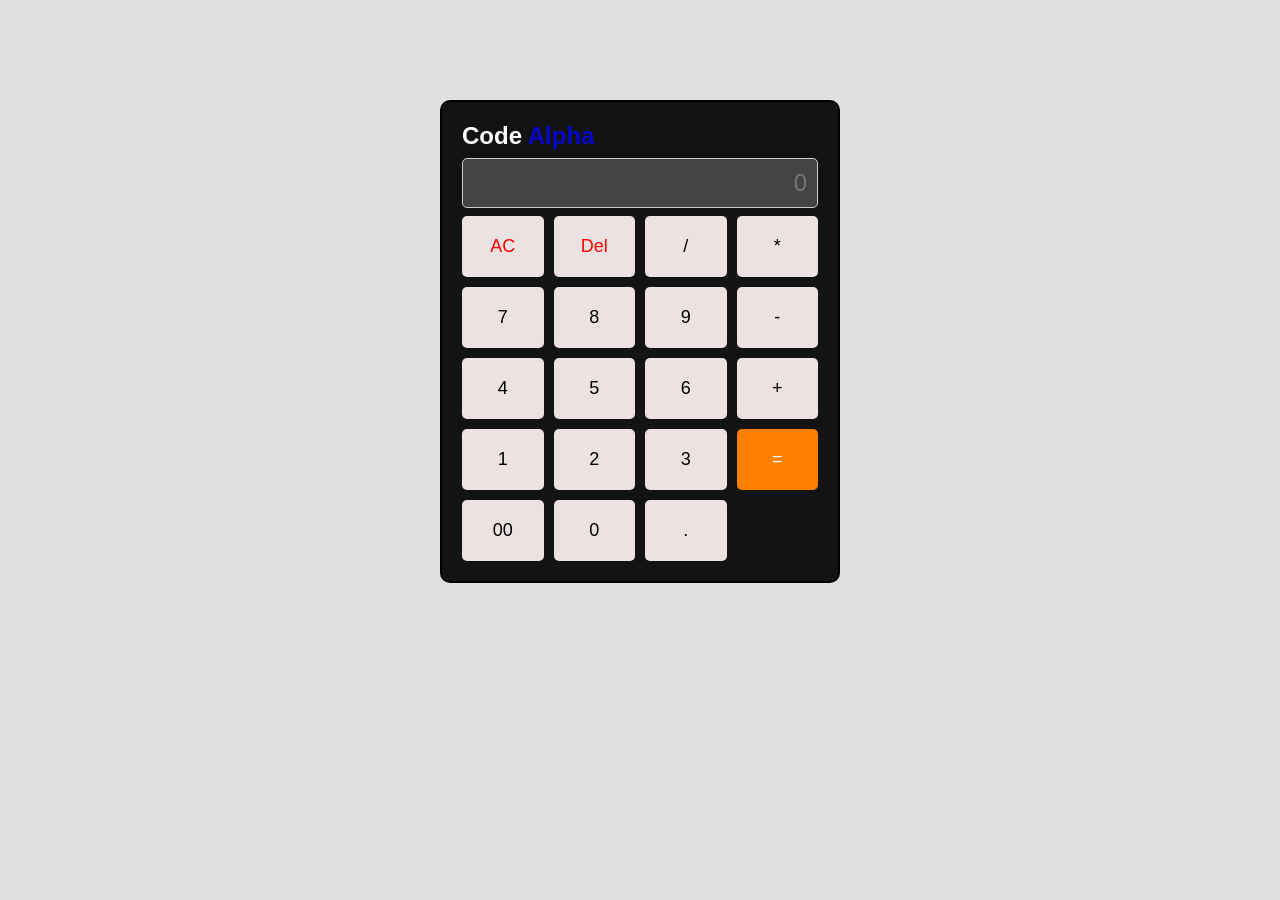
<file: Build a calculator/index.html>
<!DOCTYPE html>
<html lang="en">

<head>
    <meta charset="UTF-8">
    <meta name="viewport" content="width=device-width, initial-scale=1.0">
    <link rel="stylesheet" href="./assets/style.css">
    <script type="module" src="./script.js"></script>
    <title>Calculator</title>
</head>

<body>
    <div class="Calculator">
        <h2>Code<span style="color: #0606d9ee;"> Alpha </span></h2>
        <input type="text" id="display" placeholder="0" readonly>

        <div class="buttons">
            <div class="button">
                <button class="clear-btn" data-action="clear">AC</button>
                <button>7</button>
                <button>4</button>
                <button>1</button>
                <button>00</button>
            </div>
            <div class="button">
                <button class="clear-btn" data-action="delete">Del</button>
                <button>8</button>
                <button>5</button>
                <button>2</button>
                <button>0</button>
            </div>
            <div class="button">
                <button data-operator="/">/</button>
                <button>9</button>
                <button>6</button>
                <button>3</button>
                <button>.</button>
            </div>
            <div class="button">
                <button data-operator="*">*</button>
                <button data-operator="-">-</button>
                <button data-operator="+">+</button>
                <button class="equals-btn" data-action="equals">=</button>
            </div>
        </div>
    </div>
</body>

</html>
</file>
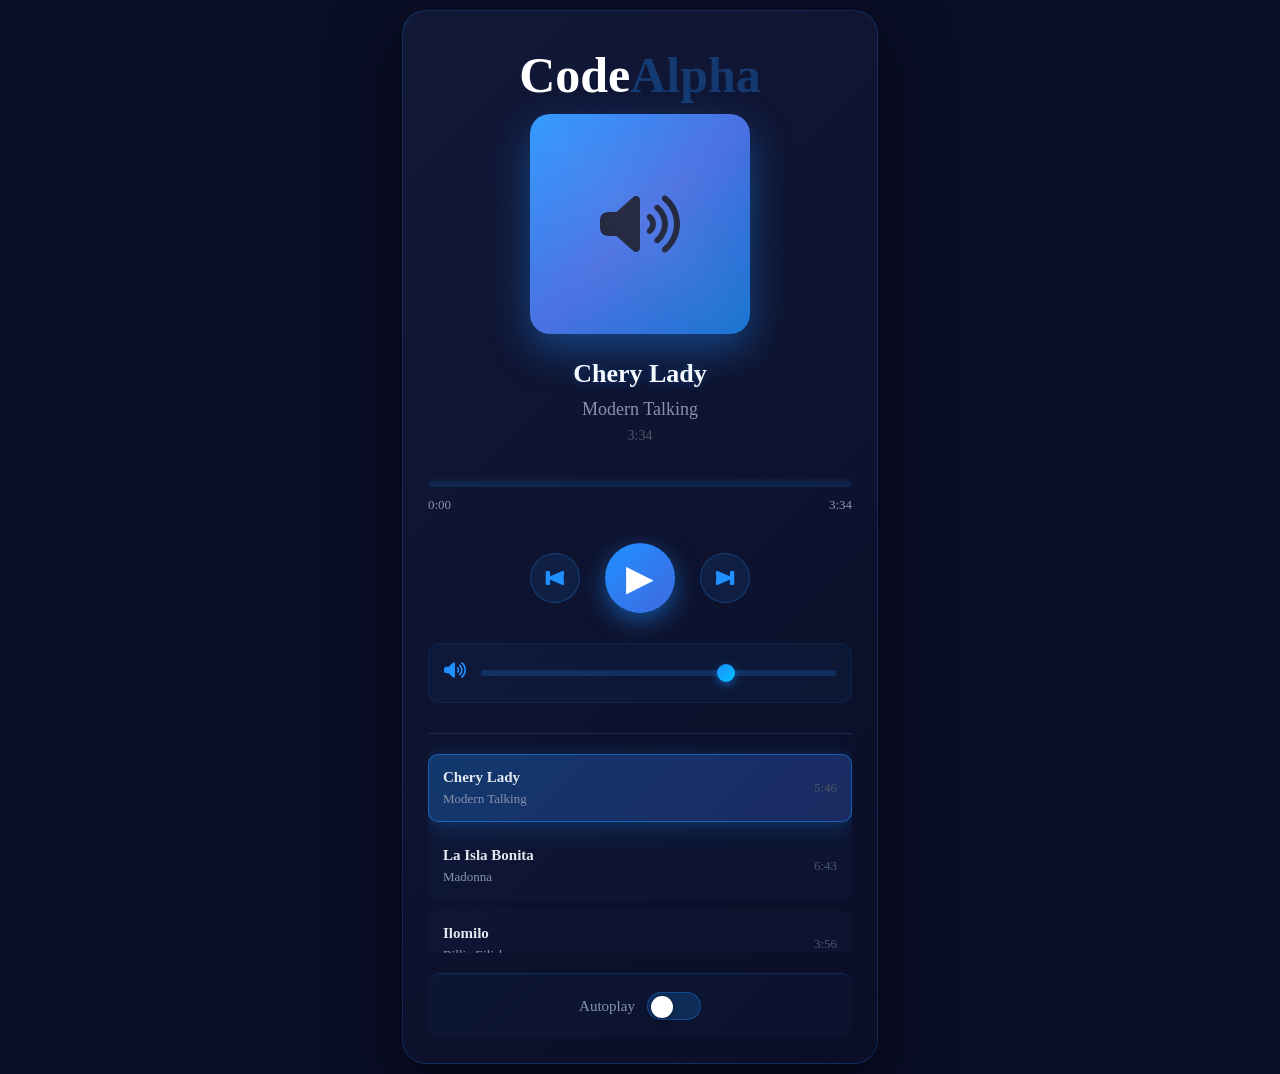
<file: Music Player/index.html>
<!DOCTYPE html>
<html lang="en">

<head>
    <meta charset="UTF-8">
    <meta name="viewport" content="width=device-width, initial-scale=1.0">
    <link rel="stylesheet" href="style.css">
    <title>Music Player</title>
</head>

<body>
    <div class="player-container">
        <h2 style="text-align: center; margin: 10px 0; font-size: 50px;"><span style="color: white;">Code</span><span
                style="color: rgba(30, 144, 255, 0.3);">Alpha
            </span></h2>

        <div class="song-info">
            <div class="album-art">
                <svg stroke="currentColor" fill="currentColor" stroke-width="0" viewBox="0 0 640 512" height="80px"
                    width="80px" xmlns="http://www.w3.org/2000/svg" style="color: #0f142e;">
                    <path
                        d="M533.6 32.5C598.5 85.2 640 165.8 640 256s-41.5 170.7-106.4 223.5c-10.3 8.4-25.4 6.8-33.8-3.5s-6.8-25.4 3.5-33.8C557.5 398.2 592 331.2 592 256s-34.5-142.2-88.7-186.3c-10.3-8.4-11.8-23.5-3.5-33.8s23.5-11.8 33.8-3.5zM473.1 107c43.2 35.2 70.9 88.9 70.9 149s-27.7 113.8-70.9 149c-10.3 8.4-25.4 6.8-33.8-3.5s-6.8-25.4 3.5-33.8C475.3 341.3 496 301.1 496 256s-20.7-85.3-53.2-111.8c-10.3-8.4-11.8-23.5-3.5-33.8s23.5-11.8 33.8-3.5zm-60.5 74.5C434.1 199.1 448 225.9 448 256s-13.9 56.9-35.4 74.5c-10.3 8.4-25.4 6.8-33.8-3.5s-6.8-25.4 3.5-33.8C393.1 284.4 400 271 400 256s-6.9-28.4-17.7-37.3c-10.3-8.4-11.8-23.5-3.5-33.8s23.5-11.8 33.8-3.5zM301.1 34.8C312.6 40 320 51.4 320 64l0 384c0 12.6-7.4 24-18.9 29.2s-25 3.1-34.4-5.3L131.8 352 64 352c-35.3 0-64-28.7-64-64l0-64c0-35.3 28.7-64 64-64l67.8 0L266.7 40.1c9.4-8.4 22.9-10.4 34.4-5.3z">
                    </path>
                </svg>
            </div>
            <div class="song-title" id="songTitle">Chery Lady</div>
            <div class="song-artist" id="songArtist">Modern Talking</div>
            <div class="song-duration" id="songDuration">3:46</div>
        </div>

        <div class="progress-container">
            <div class="progress-bar" id="progressBar">
                <div class="progress" id="progress"></div>
            </div>
            <div class="time-info">
                <span id="currentTime">0:00</span>
                <span id="totalTime">3:45</span>
            </div>
        </div>

        <div class="controls">
            <button class="control-btn" id="prevBtn">
                <svg stroke="currentColor" fill="currentColor" stroke-width="0" viewBox="0 0 512 512" height="1em"
                    width="1em" xmlns="http://www.w3.org/2000/svg">
                    <path
                        d="M427.6 106c15.6.1 27.7 13.8 25.7 29.3-16 124-16 117.4 0 241.4 2.5 19.8-17.4 35-35.8 27.3l-267-111.1v98.8c0 7.9-8.9 14.2-20 14.3H78.49c-11.1-.1-20-6.4-20-14.3V120.2c.1-7.8 9-14.1 20-14.2h52.01c11 .1 19.9 6.4 20 14.2v98.9l267-111.1c3.2-1.3 6.6-2 10.1-2z">
                    </path>
                </svg></button>
            <button class="control-btn play-btn" id="playBtn">
                <svg stroke="currentColor" fill="currentColor" stroke-width="0" viewBox="0 0 512 512" height="1em"
                    width="1em" xmlns="http://www.w3.org/2000/svg">
                    <path
                        d="M106.854 106.002a26.003 26.003 0 0 0-25.64 29.326c16 124 16 117.344 0 241.344a26.003 26.003 0 0 0 35.776 27.332l298-124a26.003 26.003 0 0 0 0-48.008l-298-124a26.003 26.003 0 0 0-10.136-1.994z">
                    </path>
                </svg></button>
            <button class="control-btn" id="nextBtn">
                <svg stroke="currentColor" fill="currentColor" stroke-width="0" viewBox="0 0 512 512" height="1em"
                    width="1em" xmlns="http://www.w3.org/2000/svg">
                    <path
                        d="M84.41 106c-15.63.1-27.67 13.8-25.69 29.3 16 124 16 117.4 0 241.4-2.54 19.8 17.33 35 35.79 27.3L361.5 292.9v98.8c0 7.9 8.9 14.2 20 14.3h52c11.1-.1 20-6.4 20-14.3V120.2c-.1-7.8-9-14.1-20-14.2h-52c-11 .1-19.9 6.4-20 14.2v98.9L94.51 108c-3.2-1.3-6.63-2-10.1-2z">
                    </path>
                </svg></button>
        </div>

        <div class="volume-container">
            <span class="volume-icon"><svg stroke="currentColor" fill="currentColor" stroke-width="0"
                    viewBox="0 0 640 512" height="1em" width="1em" xmlns="http://www.w3.org/2000/svg">
                    <path
                        d="M533.6 32.5C598.5 85.2 640 165.8 640 256s-41.5 170.7-106.4 223.5c-10.3 8.4-25.4 6.8-33.8-3.5s-6.8-25.4 3.5-33.8C557.5 398.2 592 331.2 592 256s-34.5-142.2-88.7-186.3c-10.3-8.4-11.8-23.5-3.5-33.8s23.5-11.8 33.8-3.5zM473.1 107c43.2 35.2 70.9 88.9 70.9 149s-27.7 113.8-70.9 149c-10.3 8.4-25.4 6.8-33.8-3.5s-6.8-25.4 3.5-33.8C475.3 341.3 496 301.1 496 256s-20.7-85.3-53.2-111.8c-10.3-8.4-11.8-23.5-3.5-33.8s23.5-11.8 33.8-3.5zm-60.5 74.5C434.1 199.1 448 225.9 448 256s-13.9 56.9-35.4 74.5c-10.3 8.4-25.4 6.8-33.8-3.5s-6.8-25.4 3.5-33.8C393.1 284.4 400 271 400 256s-6.9-28.4-17.7-37.3c-10.3-8.4-11.8-23.5-3.5-33.8s23.5-11.8 33.8-3.5zM301.1 34.8C312.6 40 320 51.4 320 64l0 384c0 12.6-7.4 24-18.9 29.2s-25 3.1-34.4-5.3L131.8 352 64 352c-35.3 0-64-28.7-64-64l0-64c0-35.3 28.7-64 64-64l67.8 0L266.7 40.1c9.4-8.4 22.9-10.4 34.4-5.3z">
                    </path>
                </svg></span>
            <input type="range" class="volume-slider" id="volumeSlider" min="0" max="100" value="70">
        </div>

        <div class="playlist" id="playlist"></div>

        <div class="autoplay-container">
            <span class="autoplay-label">Autoplay</span>
            <div class="toggle-switch" id="autoplayToggle">
                <div class="toggle-slider"></div>
            </div>
        </div>

        <audio id="audio"></audio>
    </div>
    <script src="./script.js"></script>
</body>

</html>
</file>
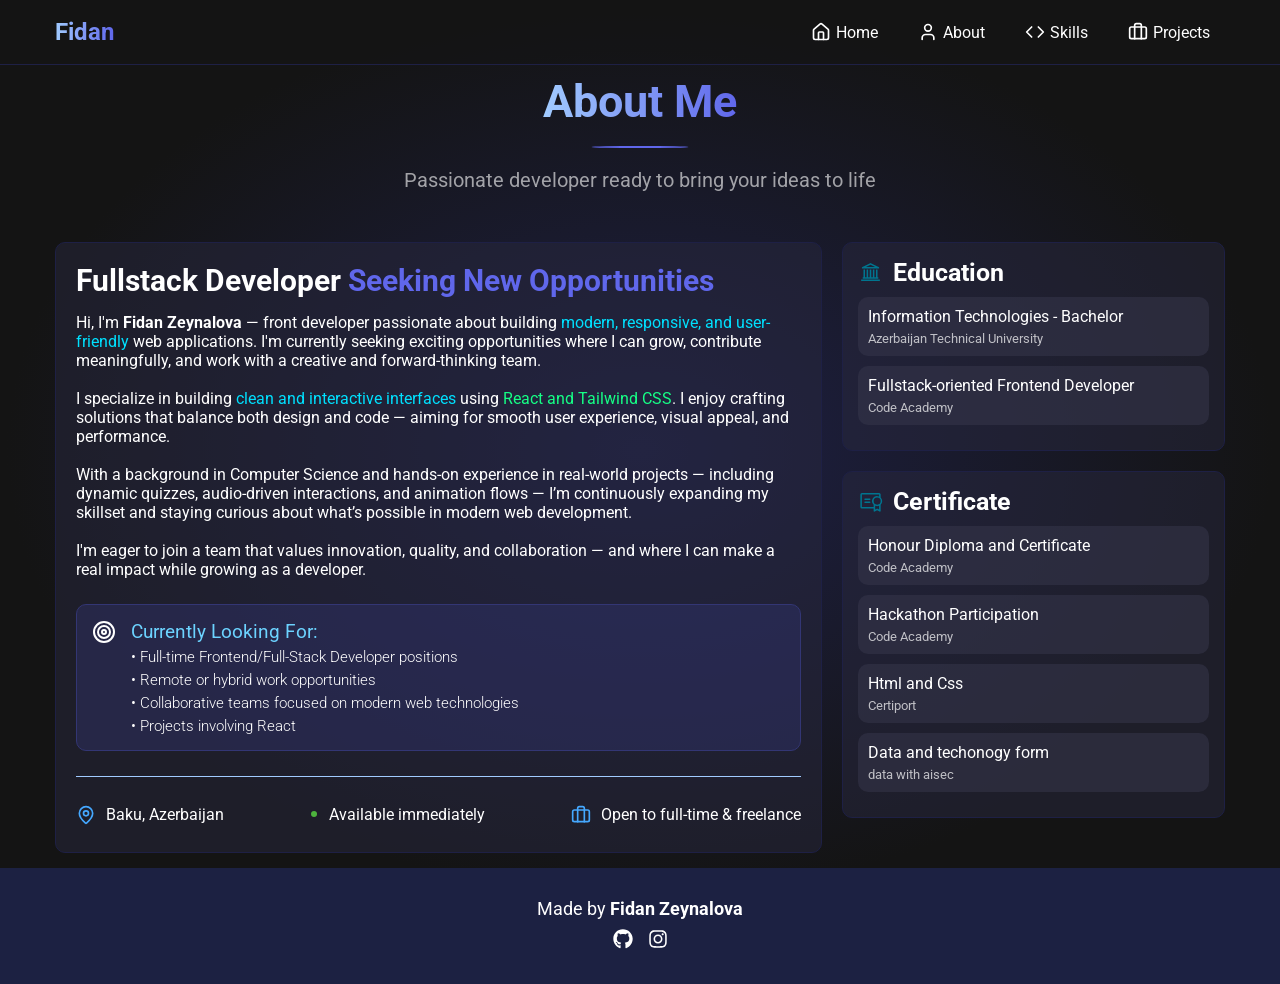
<file: Build Portfolio Site/about.html>
<!DOCTYPE html>
<html lang="en">

<head>
    <meta charset="UTF-8">
    <meta name="viewport" content="width=device-width, initial-scale=1.0">
    <title>About</title>
    <link rel="stylesheet" href="./style.css">
    <script defer src="./behavior.js"></script>
</head>

<body>
    <!-- navbar -->
    <header>
        <div class="container">
            <div class="my-logo"><a href="./index.html">Fidan</a></div>
            <div>
                <ul class='menu'>
                    <!-- home -->
                    <li>
                        <svg xmlns="http://www.w3.org/2000/svg" width="20" height="20" viewBox="0 0 24 24" fill="none"
                            stroke="currentColor" stroke-width="2" stroke-linecap="round" stroke-linejoin="round"
                            class="lucide lucide-house h-4 w-4 mr-2">
                            <path d="M15 21v-8a1 1 0 0 0-1-1h-4a1 1 0 0 0-1 1v8"></path>
                            <path
                                d="M3 10a2 2 0 0 1 .709-1.528l7-5.999a2 2 0 0 1 2.582 0l7 5.999A2 2 0 0 1 21 10v9a2 2 0 0 1-2 2H5a2 2 0 0 1-2-2z">
                            </path>
                        </svg>
                        <a href="./tweets.html">Home</a>
                    </li>
                    <!-- about -->
                    <li>
                        <svg xmlns="http://www.w3.org/2000/svg" width="20" height="20" viewBox="0 0 24 24" fill="none"
                            stroke="currentColor" stroke-width="2" stroke-linecap="round" stroke-linejoin="round"
                            class="lucide lucide-user h-4 w-4 mr-2">
                            <path d="M19 21v-2a4 4 0 0 0-4-4H9a4 4 0 0 0-4 4v2"></path>
                            <circle cx="12" cy="7" r="4"></circle>
                        </svg>
                        <a href="./about.html">About</a>
                    </li>
                    <!-- skills -->
                    <li>
                        <svg xmlns="http://www.w3.org/2000/svg" width="20" height="20" viewBox="0 0 24 24" fill="none"
                            stroke="currentColor" stroke-width="2" stroke-linecap="round" stroke-linejoin="round"
                            class="lucide lucide-code h-4 w-4 mr-2">
                            <polyline points="16 18 22 12 16 6"></polyline>
                            <polyline points="8 6 2 12 8 18"></polyline>
                        </svg>
                        <a href="./skills.html">Skills</a>
                    </li>
                    <!-- projects -->
                    <li>
                        <svg xmlns="http://www.w3.org/2000/svg" width="20" height="20" viewBox="0 0 24 24" fill="none"
                            stroke="currentColor" stroke-width="2" stroke-linecap="round" stroke-linejoin="round"
                            class="lucide lucide-briefcase h-4 w-4 mr-2">
                            <path d="M16 20V4a2 2 0 0 0-2-2h-4a2 2 0 0 0-2 2v16"></path>
                            <rect width="20" height="14" x="2" y="6" rx="2"></rect>
                        </svg>
                        <a href="./projects.html">Projects</a>
                    </li>
                </ul>
                <div class="mobile-menu">
                    <div class="hamburger-icon">
                        <svg stroke="currentColor" fill="none" stroke-width="0" viewBox="0 0 15 15" height="1em"
                            width="1em" xmlns="http://www.w3.org/2000/svg">
                            <path fill-rule="evenodd" clip-rule="evenodd"
                                d="M1.5 3C1.22386 3 1 3.22386 1 3.5C1 3.77614 1.22386 4 1.5 4H13.5C13.7761 4 14 3.77614 14 3.5C14 3.22386 13.7761 3 13.5 3H1.5ZM1 7.5C1 7.22386 1.22386 7 1.5 7H13.5C13.7761 7 14 7.22386 14 7.5C14 7.77614 13.7761 8 13.5 8H1.5C1.22386 8 1 7.77614 1 7.5ZM1 11.5C1 11.2239 1.22386 11 1.5 11H13.5C13.7761 11 14 11.2239 14 11.5C14 11.7761 13.7761 12 13.5 12H1.5C1.22386 12 1 11.7761 1 11.5Z"
                                fill="currentColor"></path>
                        </svg>
                    </div>
                    <div class="hamburger-menu">
                        <ul>
                            <li>
                                <svg xmlns="http://www.w3.org/2000/svg" width="20" height="20" viewBox="0 0 24 24"
                                    fill="none" stroke="currentColor" stroke-width="2" stroke-linecap="round"
                                    stroke-linejoin="round" class="lucide lucide-house h-4 w-4 mr-2">
                                    <path d="M15 21v-8a1 1 0 0 0-1-1h-4a1 1 0 0 0-1 1v8"></path>
                                    <path
                                        d="M3 10a2 2 0 0 1 .709-1.528l7-5.999a2 2 0 0 1 2.582 0l7 5.999A2 2 0 0 1 21 10v9a2 2 0 0 1-2 2H5a2 2 0 0 1-2-2z">
                                    </path>
                                </svg>
                                <a href="./tweets.html">Home</a>
                            </li>
                            <li>
                                <svg xmlns="http://www.w3.org/2000/svg" width="20" height="20" viewBox="0 0 24 24"
                                    fill="none" stroke="currentColor" stroke-width="2" stroke-linecap="round"
                                    stroke-linejoin="round" class="lucide lucide-user h-4 w-4 mr-2">
                                    <path d="M19 21v-2a4 4 0 0 0-4-4H9a4 4 0 0 0-4 4v2"></path>
                                    <circle cx="12" cy="7" r="4"></circle>
                                </svg>
                                <a href="./about.html">About</a>
                            </li>
                            <li>
                                <svg xmlns="http://www.w3.org/2000/svg" width="20" height="20" viewBox="0 0 24 24"
                                    fill="none" stroke="currentColor" stroke-width="2" stroke-linecap="round"
                                    stroke-linejoin="round" class="lucide lucide-code h-4 w-4 mr-2">
                                    <polyline points="16 18 22 12 16 6"></polyline>
                                    <polyline points="8 6 2 12 8 18"></polyline>
                                </svg>
                                <a href="./skills.html">Skills</a>
                            </li>
                            <li>
                                <svg xmlns="http://www.w3.org/2000/svg" width="20" height="20" viewBox="0 0 24 24"
                                    fill="none" stroke="currentColor" stroke-width="2" stroke-linecap="round"
                                    stroke-linejoin="round" class="lucide lucide-briefcase h-4 w-4 mr-2">
                                    <path d="M16 20V4a2 2 0 0 0-2-2h-4a2 2 0 0 0-2 2v16"></path>
                                    <rect width="20" height="14" x="2" y="6" rx="2"></rect>
                                </svg>
                                <a href="./projects.html">Projects</a>
                            </li>
                        </ul>
                        <div class="x-button">
                            <svg stroke="currentColor" fill="currentColor" stroke-width="0" viewBox="0 0 512 512"
                                height="1em" width="1em" xmlns="http://www.w3.org/2000/svg">
                                <path
                                    d="M405 136.798L375.202 107 256 226.202 136.798 107 107 136.798 226.202 256 107 375.202 136.798 405 256 285.798 375.202 405 405 375.202 285.798 256z">
                                </path>
                            </svg>
                        </div>
                    </div>
                </div>
            </div>
        </div>
    </header>

    <!-- main -->
    <main>
        <!-- about section -->
        <!-- <article> -->
        <section id="about">
            <div class="container">
                <div class="about-title slide-up">
                    <h2><span>About Me</span></h2>
                    <div>Passionate developer ready to bring your ideas to life</div>
                </div>
                <div class="about-grid">
                    <div class="about-me slide-up">
                        <h2>
                            <span>Fullstack Developer</span>
                            <span>Seeking New Opportunities</span>
                        </h2>
                        <div class="this-is-me">
                            <span>Hi, I'm <strong>Fidan Zeynalova</strong> — front developer
                                passionate
                                about
                                building <span style="color: #00e1ff;">modern, responsive, and user-friendly</span>
                                web
                                applications. I'm currently seeking
                                exciting opportunities where I can grow, contribute meaningfully, and work with a
                                creative
                                and forward-thinking team.</span>
                            <br><br>
                            I specialize in building <span style="color: #00e1ff;"> clean and interactive
                                interfaces</span> using <span style="color: #16ff86;">React and
                                Tailwind CSS</span>. I enjoy crafting solutions that balance both design and code —
                            aiming for
                            smooth user experience, visual appeal, and performance.
                            <br><br>
                            With a background in Computer Science and hands-on experience in real-world projects —
                            including dynamic quizzes, audio-driven interactions, and animation flows — I’m
                            continuously
                            expanding my skillset and staying curious about what’s possible in modern web
                            development.
                            <br><br>
                            I'm eager to join a team that values innovation, quality, and collaboration — and where
                            I
                            can make a real impact while growing as a developer.
                        </div>
                        <div class="looking-for">
                            <div class="svg">
                                <svg xmlns="http://www.w3.org/2000/svg" width="24" height="24" viewBox="0 0 24 24"
                                    fill="none" stroke="currentColor" stroke-width="2" stroke-linecap="round"
                                    stroke-linejoin="round" class="lucide lucide-target w-5 h-5 mr-2">
                                    <circle cx="12" cy="12" r="10"></circle>
                                    <circle cx="12" cy="12" r="6"></circle>
                                    <circle cx="12" cy="12" r="2"></circle>
                                </svg>
                            </div>
                            <div class="desc">
                                <span class="looking-for-title">Currently Looking For:</span>
                                <span>• Full-time Frontend/Full-Stack Developer positions</span>
                                <span>• Remote or hybrid work opportunities</span>
                                <span>• Collaborative teams focused on modern web technologies</span>
                                <span>• Projects involving React</span>
                            </div>
                        </div>
                        <div class="line"></div>
                        <div class="my-location">
                            <div class="location">
                                <svg xmlns="http://www.w3.org/2000/svg" viewBox="0 0 24 24" fill="none"
                                    stroke="currentColor" stroke-width="2" stroke-linecap="round"
                                    stroke-linejoin="round" class="lucide lucide-map-pin w-4 h-4 mr-2">
                                    <path
                                        d="M20 10c0 4.993-5.539 10.193-7.399 11.799a1 1 0 0 1-1.202 0C9.539 20.193 4 14.993 4 10a8 8 0 0 1 16 0">
                                    </path>
                                    <circle cx="12" cy="10" r="3"></circle>
                                </svg>
                                <span>Baku, Azerbaijan</span>
                            </div>
                            <div class="available">
                                <span class="dot">•</span>
                                <span>Available immediately</span>
                            </div>
                            <div class="openwork">
                                <svg xmlns="http://www.w3.org/2000/svg" width="20" height="20" viewBox="0 0 24 24"
                                    fill="none" stroke="currentColor" stroke-width="2" stroke-linecap="round"
                                    stroke-linejoin="round" class="lucide lucide-briefcase h-4 w-4 mr-2">
                                    <path d="M16 20V4a2 2 0 0 0-2-2h-4a2 2 0 0 0-2 2v16"></path>
                                    <rect width="20" height="14" x="2" y="6" rx="2"></rect>
                                </svg>
                                <span>Open to full-time & freelance</span>
                            </div>
                        </div>
                    </div>
                    <div class="about-education slide-up">
                        <div class="education">
                            <h3>
                                <svg stroke="currentColor" fill="currentColor" stroke-width="0" viewBox="0 0 32 32"
                                    height="1em" width="1em" xmlns="http://www.w3.org/2000/svg">
                                    <path
                                        d="M 16 3.875 L 15.5625 4.09375 L 5.5625 9 L 5 9.28125 L 5 11 L 27 11 L 27 9.28125 L 26.4375 9 L 16.4375 4.09375 Z M 16 6.125 L 21.875 9 L 10.125 9 Z M 7 12 L 7 22 L 6 22 L 6 24 L 26 24 L 26 22 L 25 22 L 25 12 L 23 12 L 23 22 L 21 22 L 21 12 L 19 12 L 19 22 L 17 22 L 17 12 L 15 12 L 15 22 L 13 22 L 13 12 L 11 12 L 11 22 L 9 22 L 9 12 Z M 4 25 L 4 27 L 28 27 L 28 25 Z">
                                    </path>
                                </svg>
                                <span>Education</span>
                            </h3>
                            <div class="edu-box">
                                <div class="major">Information Technologies - Bachelor</div>
                                <div class="uni">Azerbaijan Technical University</div>
                            </div>
                            <div class="edu-box">
                                <div class="major">Fullstack-oriented Frontend Developer</div>
                                <div class="uni">Code Academy</div>
                            </div>
                        </div>
                        <div class="education certificates">
                            <h3>
                                <svg stroke="currentColor" fill="currentColor" stroke-width="0" viewBox="0 0 256 256"
                                    height="1em" width="1em" xmlns="http://www.w3.org/2000/svg">
                                    <path
                                        d="M128,136a8,8,0,0,1-8,8H72a8,8,0,0,1,0-16h48A8,8,0,0,1,128,136Zm-8-40H72a8,8,0,0,0,0,16h48a8,8,0,0,0,0-16Zm112,65.47V224A8,8,0,0,1,220,231l-24-13.74L172,231A8,8,0,0,1,160,224V200H40a16,16,0,0,1-16-16V56A16,16,0,0,1,40,40H216a16,16,0,0,1,16,16V86.53a51.88,51.88,0,0,1,0,74.94ZM160,184V161.47A52,52,0,0,1,216,76V56H40V184Zm56-12a51.88,51.88,0,0,1-40,0v38.22l16-9.16a8,8,0,0,1,7.94,0l16,9.16Zm16-48a36,36,0,1,0-36,36A36,36,0,0,0,232,124Z">
                                    </path>
                                </svg>
                                <span>Certificate</span>
                            </h3>
                            <div class="edu-box">
                                <div class="major">Honour Diploma and Certificate</div>
                                <div class="uni">Code Academy</div>
                            </div>
                            <div class="edu-box">
                                <div class="major">Hackathon Participation</div>
                                <div class="uni">Code Academy</div>
                            </div>
                            <div class="edu-box">
                                <div class="major">Html and Css</div>
                                <div class="uni">Certiport</div>
                            </div>
                            <div class="edu-box">
                                <div class="major">Data and techonogy form</div>
                                <div class="uni">data with aisec</div>
                            </div>
                        </div>
                    </div>
                </div>
            </div>
        </section>
        <!-- </article> -->
    </main>

    <!-- footer -->
    <footer>
        <div>
            Made by <strong>Fidan Zeynalova</strong>
        </div>
        <div class="social">
            <a href="https://github.com/FidanZeynalova" target="_blank">
                <svg stroke="currentColor" fill="currentColor" stroke-width="0" viewBox="0 0 496 512" height="1em"
                    width="1em" xmlns="http://www.w3.org/2000/svg">
                    <path id="github"
                        d="M165.9 397.4c0 2-2.3 3.6-5.2 3.6-3.3.3-5.6-1.3-5.6-3.6 0-2 2.3-3.6 5.2-3.6 3-.3 5.6 1.3 5.6 3.6zm-31.1-4.5c-.7 2 1.3 4.3 4.3 4.9 2.6 1 5.6 0 6.2-2s-1.3-4.3-4.3-5.2c-2.6-.7-5.5.3-6.2 2.3zm44.2-1.7c-2.9.7-4.9 2.6-4.6 4.9.3 2 2.9 3.3 5.9 2.6 2.9-.7 4.9-2.6 4.6-4.6-.3-1.9-3-3.2-5.9-2.9zM244.8 8C106.1 8 0 113.3 0 252c0 110.9 69.8 205.8 169.5 239.2 12.8 2.3 17.3-5.6 17.3-12.1 0-6.2-.3-40.4-.3-61.4 0 0-70 15-84.7-29.8 0 0-11.4-29.1-27.8-36.6 0 0-22.9-15.7 1.6-15.4 0 0 24.9 2 38.6 25.8 21.9 38.6 58.6 27.5 72.9 20.9 2.3-16 8.8-27.1 16-33.7-55.9-6.2-112.3-14.3-112.3-110.5 0-27.5 7.6-41.3 23.6-58.9-2.6-6.5-11.1-33.3 2.6-67.9 20.9-6.5 69 27 69 27 20-5.6 41.5-8.5 62.8-8.5s42.8 2.9 62.8 8.5c0 0 48.1-33.6 69-27 13.7 34.7 5.2 61.4 2.6 67.9 16 17.7 25.8 31.5 25.8 58.9 0 96.5-58.9 104.2-114.8 110.5 9.2 7.9 17 22.9 17 46.4 0 33.7-.3 75.4-.3 83.6 0 6.5 4.6 14.4 17.3 12.1C428.2 457.8 496 362.9 496 252 496 113.3 383.5 8 244.8 8zM97.2 352.9c-1.3 1-1 3.3.7 5.2 1.6 1.6 3.9 2.3 5.2 1 1.3-1 1-3.3-.7-5.2-1.6-1.6-3.9-2.3-5.2-1zm-10.8-8.1c-.7 1.3.3 2.9 2.3 3.9 1.6 1 3.6.7 4.3-.7.7-1.3-.3-2.9-2.3-3.9-2-.6-3.6-.3-4.3.7zm32.4 35.6c-1.6 1.3-1 4.3 1.3 6.2 2.3 2.3 5.2 2.6 6.5 1 1.3-1.3.7-4.3-1.3-6.2-2.2-2.3-5.2-2.6-6.5-1zm-11.4-14.7c-1.6 1-1.6 3.6 0 5.9 1.6 2.3 4.3 3.3 5.6 2.3 1.6-1.3 1.6-3.9 0-6.2-1.4-2.3-4-3.3-5.6-2z">
                    </path>
                </svg>
            </a>
            <a href="https://www.instagram.com/fidanzegnall/" target="_blank">
                <svg stroke="currentColor" fill="currentColor" stroke-width="0" viewBox="0 0 448 512" height="1em"
                    width="1em" xmlns="http://www.w3.org/2000/svg">
                    <path
                        d="M224.1 141c-63.6 0-114.9 51.3-114.9 114.9s51.3 114.9 114.9 114.9S339 319.5 339 255.9 287.7 141 224.1 141zm0 189.6c-41.1 0-74.7-33.5-74.7-74.7s33.5-74.7 74.7-74.7 74.7 33.5 74.7 74.7-33.6 74.7-74.7 74.7zm146.4-194.3c0 14.9-12 26.8-26.8 26.8-14.9 0-26.8-12-26.8-26.8s12-26.8 26.8-26.8 26.8 12 26.8 26.8zm76.1 27.2c-1.7-35.9-9.9-67.7-36.2-93.9-26.2-26.2-58-34.4-93.9-36.2-37-2.1-147.9-2.1-184.9 0-35.8 1.7-67.6 9.9-93.9 36.1s-34.4 58-36.2 93.9c-2.1 37-2.1 147.9 0 184.9 1.7 35.9 9.9 67.7 36.2 93.9s58 34.4 93.9 36.2c37 2.1 147.9 2.1 184.9 0 35.9-1.7 67.7-9.9 93.9-36.2 26.2-26.2 34.4-58 36.2-93.9 2.1-37 2.1-147.8 0-184.8zM398.8 388c-7.8 19.6-22.9 34.7-42.6 42.6-29.5 11.7-99.5 9-132.1 9s-102.7 2.6-132.1-9c-19.6-7.8-34.7-22.9-42.6-42.6-11.7-29.5-9-99.5-9-132.1s-2.6-102.7 9-132.1c7.8-19.6 22.9-34.7 42.6-42.6 29.5-11.7 99.5-9 132.1-9s102.7-2.6 132.1 9c19.6 7.8 34.7 22.9 42.6 42.6 11.7 29.5 9 99.5 9 132.1s2.7 102.7-9 132.1z">
                    </path>
                </svg>
            </a>
        </div>
    </footer>
</body>

</html>
</file>
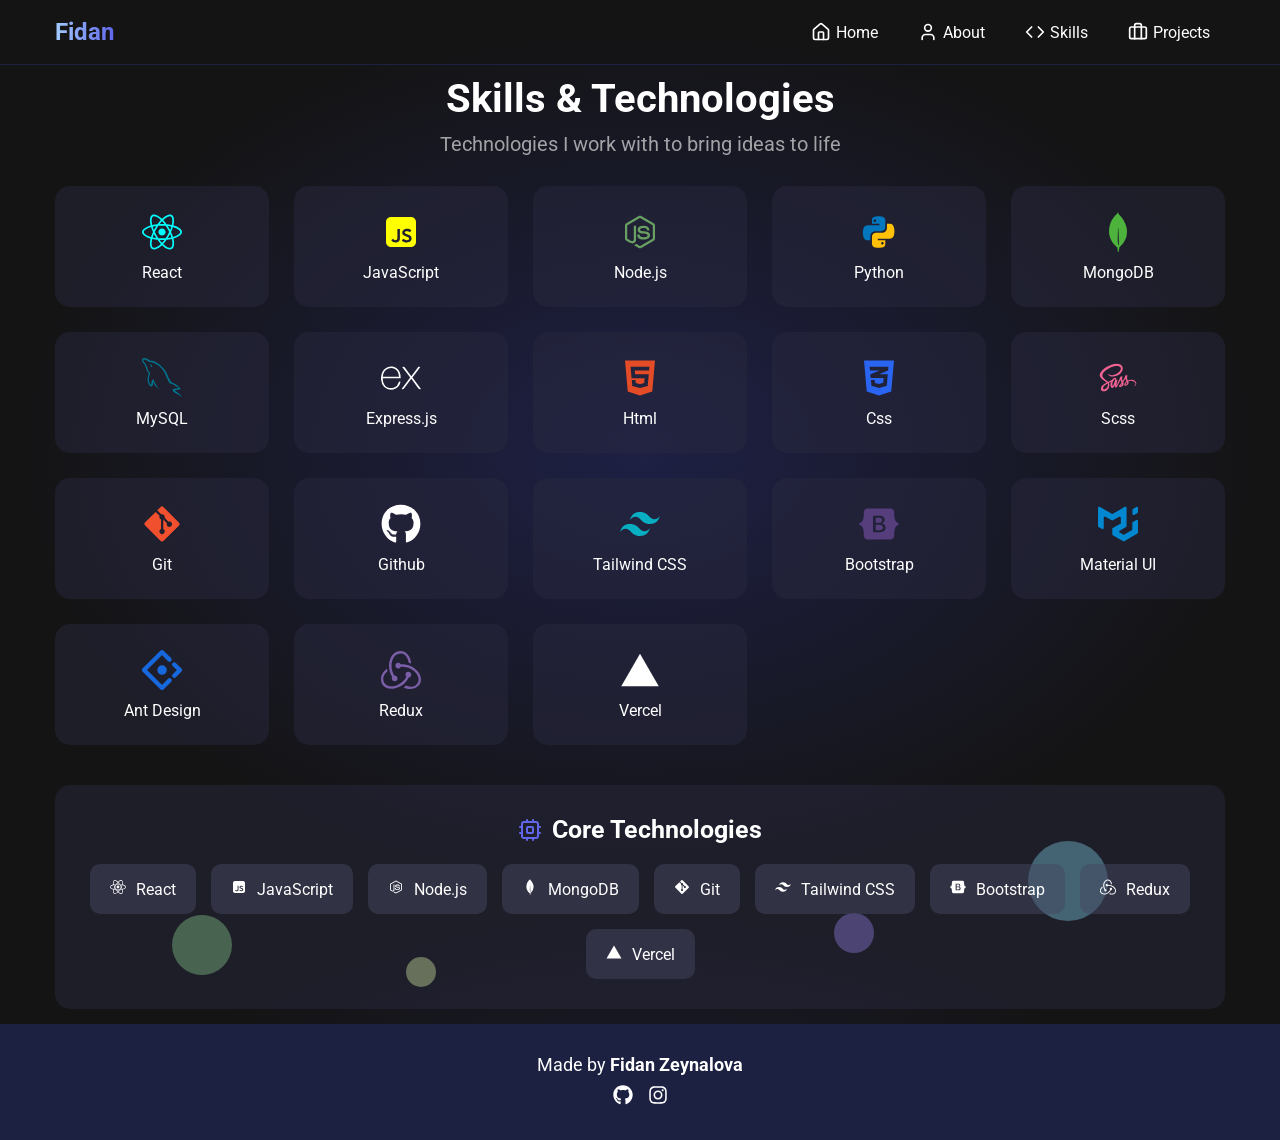
<file: Build Portfolio Site/skills.html>
<!DOCTYPE html>
<html lang="en">

<head>
    <meta charset="UTF-8">
    <meta name="viewport" content="width=device-width, initial-scale=1.0">
    <title>Skills</title>
    <link rel="stylesheet" href="./style.css">
    <script defer src="./behavior.js"></script>
</head>

<body>
    <!-- navbar -->
    <header>
        <div class="container">
            <div class="my-logo"><a href="./index.html">Fidan</a></div>
            <div>
                <ul class='menu'>
                    <!-- home -->
                    <li>
                        <svg xmlns="http://www.w3.org/2000/svg" width="20" height="20" viewBox="0 0 24 24" fill="none"
                            stroke="currentColor" stroke-width="2" stroke-linecap="round" stroke-linejoin="round"
                            class="lucide lucide-house h-4 w-4 mr-2">
                            <path d="M15 21v-8a1 1 0 0 0-1-1h-4a1 1 0 0 0-1 1v8"></path>
                            <path
                                d="M3 10a2 2 0 0 1 .709-1.528l7-5.999a2 2 0 0 1 2.582 0l7 5.999A2 2 0 0 1 21 10v9a2 2 0 0 1-2 2H5a2 2 0 0 1-2-2z">
                            </path>
                        </svg>
                        <a href="./tweets.html">Home</a>
                    </li>
                    <!-- about -->
                    <li>
                        <svg xmlns="http://www.w3.org/2000/svg" width="20" height="20" viewBox="0 0 24 24" fill="none"
                            stroke="currentColor" stroke-width="2" stroke-linecap="round" stroke-linejoin="round"
                            class="lucide lucide-user h-4 w-4 mr-2">
                            <path d="M19 21v-2a4 4 0 0 0-4-4H9a4 4 0 0 0-4 4v2"></path>
                            <circle cx="12" cy="7" r="4"></circle>
                        </svg>
                        <a href="./about.html">About</a>
                    </li>
                    <!-- skills -->
                    <li>
                        <svg xmlns="http://www.w3.org/2000/svg" width="20" height="20" viewBox="0 0 24 24" fill="none"
                            stroke="currentColor" stroke-width="2" stroke-linecap="round" stroke-linejoin="round"
                            class="lucide lucide-code h-4 w-4 mr-2">
                            <polyline points="16 18 22 12 16 6"></polyline>
                            <polyline points="8 6 2 12 8 18"></polyline>
                        </svg>
                        <a href="./skills.html">Skills</a>
                    </li>
                    <!-- projects -->
                    <li>
                        <svg xmlns="http://www.w3.org/2000/svg" width="20" height="20" viewBox="0 0 24 24" fill="none"
                            stroke="currentColor" stroke-width="2" stroke-linecap="round" stroke-linejoin="round"
                            class="lucide lucide-briefcase h-4 w-4 mr-2">
                            <path d="M16 20V4a2 2 0 0 0-2-2h-4a2 2 0 0 0-2 2v16"></path>
                            <rect width="20" height="14" x="2" y="6" rx="2"></rect>
                        </svg>
                        <a href="./projects.html">Projects</a>
                    </li>
                </ul>
                <div class="mobile-menu">
                    <div class="hamburger-icon">
                        <svg stroke="currentColor" fill="none" stroke-width="0" viewBox="0 0 15 15" height="1em"
                            width="1em" xmlns="http://www.w3.org/2000/svg">
                            <path fill-rule="evenodd" clip-rule="evenodd"
                                d="M1.5 3C1.22386 3 1 3.22386 1 3.5C1 3.77614 1.22386 4 1.5 4H13.5C13.7761 4 14 3.77614 14 3.5C14 3.22386 13.7761 3 13.5 3H1.5ZM1 7.5C1 7.22386 1.22386 7 1.5 7H13.5C13.7761 7 14 7.22386 14 7.5C14 7.77614 13.7761 8 13.5 8H1.5C1.22386 8 1 7.77614 1 7.5ZM1 11.5C1 11.2239 1.22386 11 1.5 11H13.5C13.7761 11 14 11.2239 14 11.5C14 11.7761 13.7761 12 13.5 12H1.5C1.22386 12 1 11.7761 1 11.5Z"
                                fill="currentColor"></path>
                        </svg>
                    </div>
                    <div class="hamburger-menu">
                        <ul>
                            <li>
                                <svg xmlns="http://www.w3.org/2000/svg" width="20" height="20" viewBox="0 0 24 24"
                                    fill="none" stroke="currentColor" stroke-width="2" stroke-linecap="round"
                                    stroke-linejoin="round" class="lucide lucide-house h-4 w-4 mr-2">
                                    <path d="M15 21v-8a1 1 0 0 0-1-1h-4a1 1 0 0 0-1 1v8"></path>
                                    <path
                                        d="M3 10a2 2 0 0 1 .709-1.528l7-5.999a2 2 0 0 1 2.582 0l7 5.999A2 2 0 0 1 21 10v9a2 2 0 0 1-2 2H5a2 2 0 0 1-2-2z">
                                    </path>
                                </svg>
                                <a href="./tweets.html">Home</a>
                            </li>
                            <li>
                                <svg xmlns="http://www.w3.org/2000/svg" width="20" height="20" viewBox="0 0 24 24"
                                    fill="none" stroke="currentColor" stroke-width="2" stroke-linecap="round"
                                    stroke-linejoin="round" class="lucide lucide-user h-4 w-4 mr-2">
                                    <path d="M19 21v-2a4 4 0 0 0-4-4H9a4 4 0 0 0-4 4v2"></path>
                                    <circle cx="12" cy="7" r="4"></circle>
                                </svg>
                                <a href="./about.html">About</a>
                            </li>
                            <li>
                                <svg xmlns="http://www.w3.org/2000/svg" width="20" height="20" viewBox="0 0 24 24"
                                    fill="none" stroke="currentColor" stroke-width="2" stroke-linecap="round"
                                    stroke-linejoin="round" class="lucide lucide-code h-4 w-4 mr-2">
                                    <polyline points="16 18 22 12 16 6"></polyline>
                                    <polyline points="8 6 2 12 8 18"></polyline>
                                </svg>
                                <a href="./skills.html">Skills</a>
                            </li>
                            <li>
                                <svg xmlns="http://www.w3.org/2000/svg" width="20" height="20" viewBox="0 0 24 24"
                                    fill="none" stroke="currentColor" stroke-width="2" stroke-linecap="round"
                                    stroke-linejoin="round" class="lucide lucide-briefcase h-4 w-4 mr-2">
                                    <path d="M16 20V4a2 2 0 0 0-2-2h-4a2 2 0 0 0-2 2v16"></path>
                                    <rect width="20" height="14" x="2" y="6" rx="2"></rect>
                                </svg>
                                <a href="./projects.html">Projects</a>
                            </li>
                        </ul>
                        <div class="x-button">
                            <svg stroke="currentColor" fill="currentColor" stroke-width="0" viewBox="0 0 512 512"
                                height="1em" width="1em" xmlns="http://www.w3.org/2000/svg">
                                <path
                                    d="M405 136.798L375.202 107 256 226.202 136.798 107 107 136.798 226.202 256 107 375.202 136.798 405 256 285.798 375.202 405 405 375.202 285.798 256z">
                                </path>
                            </svg>
                        </div>
                    </div>
                </div>
            </div>
        </div>
    </header>

    <!-- main -->
    <main>
        <article>
            <section id="skills" class="slide-up">
                <div class="container">
                    <div class="skills-title">
                        <h2>Skills & Technologies</h2>
                        <div>Technologies I work with to bring ideas to life</div>
                    </div>
                    <div class="skills-grid">
                        <div class="skill-box">
                            <div class="skill-icon">
                                <svg stroke="currentColor" fill="currentColor" stroke-width="0" viewBox="0 0 512 512"
                                    height="1em" width="1em" xmlns="http://www.w3.org/2000/svg">
                                    <path id="react"
                                        d="M418.2 177.2c-5.4-1.8-10.8-3.5-16.2-5.1.9-3.7 1.7-7.4 2.5-11.1 12.3-59.6 4.2-107.5-23.1-123.3-26.3-15.1-69.2.6-112.6 38.4-4.3 3.7-8.5 7.6-12.5 11.5-2.7-2.6-5.5-5.2-8.3-7.7-45.5-40.4-91.1-57.4-118.4-41.5-26.2 15.2-34 60.3-23 116.7 1.1 5.6 2.3 11.1 3.7 16.7-6.4 1.8-12.7 3.8-18.6 5.9C38.3 196.2 0 225.4 0 255.6c0 31.2 40.8 62.5 96.3 81.5 4.5 1.5 9 3 13.6 4.3-1.5 6-2.8 11.9-4 18-10.5 55.5-2.3 99.5 23.9 114.6 27 15.6 72.4-.4 116.6-39.1 3.5-3.1 7-6.3 10.5-9.7 4.4 4.3 9 8.4 13.6 12.4 42.8 36.8 85.1 51.7 111.2 36.6 27-15.6 35.8-62.9 24.4-120.5-.9-4.4-1.9-8.9-3-13.5 3.2-.9 6.3-1.9 9.4-2.9 57.7-19.1 99.5-50 99.5-81.7 0-30.3-39.4-59.7-93.8-78.4zM282.9 92.3c37.2-32.4 71.9-45.1 87.7-36 16.9 9.7 23.4 48.9 12.8 100.4-.7 3.4-1.4 6.7-2.3 10-22.2-5-44.7-8.6-67.3-10.6-13-18.6-27.2-36.4-42.6-53.1 3.9-3.7 7.7-7.2 11.7-10.7zM167.2 307.5c5.1 8.7 10.3 17.4 15.8 25.9-15.6-1.7-31.1-4.2-46.4-7.5 4.4-14.4 9.9-29.3 16.3-44.5 4.6 8.8 9.3 17.5 14.3 26.1zm-30.3-120.3c14.4-3.2 29.7-5.8 45.6-7.8-5.3 8.3-10.5 16.8-15.4 25.4-4.9 8.5-9.7 17.2-14.2 26-6.3-14.9-11.6-29.5-16-43.6zm27.4 68.9c6.6-13.8 13.8-27.3 21.4-40.6s15.8-26.2 24.4-38.9c15-1.1 30.3-1.7 45.9-1.7s31 .6 45.9 1.7c8.5 12.6 16.6 25.5 24.3 38.7s14.9 26.7 21.7 40.4c-6.7 13.8-13.9 27.4-21.6 40.8-7.6 13.3-15.7 26.2-24.2 39-14.9 1.1-30.4 1.6-46.1 1.6s-30.9-.5-45.6-1.4c-8.7-12.7-16.9-25.7-24.6-39s-14.8-26.8-21.5-40.6zm180.6 51.2c5.1-8.8 9.9-17.7 14.6-26.7 6.4 14.5 12 29.2 16.9 44.3-15.5 3.5-31.2 6.2-47 8 5.4-8.4 10.5-17 15.5-25.6zm14.4-76.5c-4.7-8.8-9.5-17.6-14.5-26.2-4.9-8.5-10-16.9-15.3-25.2 16.1 2 31.5 4.7 45.9 8-4.6 14.8-10 29.2-16.1 43.4zM256.2 118.3c10.5 11.4 20.4 23.4 29.6 35.8-19.8-.9-39.7-.9-59.5 0 9.8-12.9 19.9-24.9 29.9-35.8zM140.2 57c16.8-9.8 54.1 4.2 93.4 39 2.5 2.2 5 4.6 7.6 7-15.5 16.7-29.8 34.5-42.9 53.1-22.6 2-45 5.5-67.2 10.4-1.3-5.1-2.4-10.3-3.5-15.5-9.4-48.4-3.2-84.9 12.6-94zm-24.5 263.6c-4.2-1.2-8.3-2.5-12.4-3.9-21.3-6.7-45.5-17.3-63-31.2-10.1-7-16.9-17.8-18.8-29.9 0-18.3 31.6-41.7 77.2-57.6 5.7-2 11.5-3.8 17.3-5.5 6.8 21.7 15 43 24.5 63.6-9.6 20.9-17.9 42.5-24.8 64.5zm116.6 98c-16.5 15.1-35.6 27.1-56.4 35.3-11.1 5.3-23.9 5.8-35.3 1.3-15.9-9.2-22.5-44.5-13.5-92 1.1-5.6 2.3-11.2 3.7-16.7 22.4 4.8 45 8.1 67.9 9.8 13.2 18.7 27.7 36.6 43.2 53.4-3.2 3.1-6.4 6.1-9.6 8.9zm24.5-24.3c-10.2-11-20.4-23.2-30.3-36.3 9.6.4 19.5.6 29.5.6 10.3 0 20.4-.2 30.4-.7-9.2 12.7-19.1 24.8-29.6 36.4zm130.7 30c-.9 12.2-6.9 23.6-16.5 31.3-15.9 9.2-49.8-2.8-86.4-34.2-4.2-3.6-8.4-7.5-12.7-11.5 15.3-16.9 29.4-34.8 42.2-53.6 22.9-1.9 45.7-5.4 68.2-10.5 1 4.1 1.9 8.2 2.7 12.2 4.9 21.6 5.7 44.1 2.5 66.3zm18.2-107.5c-2.8.9-5.6 1.8-8.5 2.6-7-21.8-15.6-43.1-25.5-63.8 9.6-20.4 17.7-41.4 24.5-62.9 5.2 1.5 10.2 3.1 15 4.7 46.6 16 79.3 39.8 79.3 58 0 19.6-34.9 44.9-84.8 61.4zm-149.7-15c25.3 0 45.8-20.5 45.8-45.8s-20.5-45.8-45.8-45.8c-25.3 0-45.8 20.5-45.8 45.8s20.5 45.8 45.8 45.8z">
                                    </path>
                                </svg>
                            </div>
                            <div class="skill-name">React</div>
                        </div>
                        <div class="skill-box">
                            <div class="skill-icon">
                                <svg stroke="currentColor" fill="currentColor" stroke-width="0" viewBox="0 0 24 24"
                                    height="1em" width="1em" xmlns="http://www.w3.org/2000/svg">
                                    <path id="javascript"
                                        d="M6 3C4.34315 3 3 4.34315 3 6V18C3 19.6569 4.34315 21 6 21H18C19.6569 21 21 19.6569 21 18V6C21 4.34315 19.6569 3 18 3H6ZM13.3344 16.055C14.0531 16.6343 14.7717 16.9203 15.4904 16.913C15.9304 16.913 16.2677 16.8323 16.5024 16.671C16.7297 16.517 16.8434 16.297 16.8434 16.011C16.8434 15.7177 16.7297 15.4683 16.5024 15.263C16.2677 15.0577 15.8241 14.8523 15.1714 14.647C14.3867 14.4197 13.7817 14.1263 13.3564 13.767C12.9384 13.4077 12.7257 12.9053 12.7184 12.26C12.7184 11.6513 12.9824 11.1417 13.5104 10.731C14.0237 10.3203 14.6801 10.115 15.4794 10.115C16.5941 10.115 17.4887 10.3863 18.1634 10.929L17.3934 12.128C17.1221 11.9153 16.8104 11.7613 16.4584 11.666C16.1064 11.556 15.7911 11.501 15.5124 11.501C15.1311 11.501 14.8267 11.5707 14.5994 11.71C14.3721 11.8493 14.2584 12.0327 14.2584 12.26C14.2584 12.5093 14.3977 12.722 14.6764 12.898C14.9551 13.0667 15.4317 13.2537 16.1064 13.459C16.9204 13.701 17.4997 14.0237 17.8444 14.427C18.1891 14.8303 18.3614 15.3437 18.3614 15.967C18.3614 16.605 18.1157 17.155 17.6244 17.617C17.1404 18.0717 16.4364 18.31 15.5124 18.332C14.3024 18.332 13.2904 17.969 12.4764 17.243L13.3344 16.055ZM7.80405 16.693C8.03872 16.8397 8.32105 16.913 8.65105 16.913C8.99572 16.913 9.28172 16.814 9.50905 16.616C9.73639 16.4107 9.85005 16.055 9.85005 15.549V10.247H11.3351V15.835C11.3131 16.7003 11.0637 17.3237 10.5871 17.705C10.3157 17.9323 10.0187 18.0937 9.69605 18.189C9.37339 18.2843 9.06172 18.332 8.76105 18.332C8.21105 18.332 7.72339 18.2367 7.29805 18.046C6.84339 17.8407 6.46205 17.4777 6.15405 16.957L7.18805 16.11C7.37872 16.3667 7.58405 16.561 7.80405 16.693Z">
                                    </path>
                                </svg>
                            </div>
                            <div class="skill-name">JavaScript</div>
                        </div>
                        <div class="skill-box">
                            <div class="skill-icon">
                                <svg stroke="currentColor" fill="currentColor" stroke-width="0" viewBox="0 0 32 32"
                                    height="1em" width="1em" xmlns="http://www.w3.org/2000/svg">
                                    <path id="nodejs"
                                        d="M 15.994141 3 C 15.629141 3 15.264219 3.0895313 14.949219 3.2695312 L 5.0390625 8.9902344 C 4.3990625 9.3602344 4 10.060781 4 10.800781 L 4 21.179688 C 4 21.929688 4.3990625 22.620234 5.0390625 22.990234 L 7.640625 24.490234 C 8.900625 25.110234 9.3499219 25.109375 9.9199219 25.109375 C 11.789922 25.109375 12.859375 23.979531 12.859375 22.019531 L 12.859375 11.310547 C 12.859375 11.150547 12.730312 11.019531 12.570312 11.019531 L 11.320312 11.019531 C 11.150313 11.019531 11.029297 11.150547 11.029297 11.310547 L 11.029297 22.009766 C 11.029297 22.889766 10.120391 23.749531 8.6503906 23.019531 L 5.9296875 21.449219 C 5.8296875 21.399219 5.7695313 21.289687 5.7695312 21.179688 L 5.7695312 10.810547 C 5.7695312 10.690547 5.8296875 10.589297 5.9296875 10.529297 L 15.839844 4.8105469 C 15.929844 4.7505469 16.050391 4.7505469 16.150391 4.8105469 L 26.060547 10.529297 C 26.160547 10.589297 26.220703 10.690781 26.220703 10.800781 L 26.220703 21.179688 C 26.220703 21.289687 26.160313 21.399219 26.070312 21.449219 L 16.150391 27.179688 C 16.060391 27.229688 15.929844 27.229688 15.839844 27.179688 L 13.289062 25.669922 C 13.219062 25.619922 13.120781 25.610391 13.050781 25.650391 C 12.340781 26.050391 12.210781 26.100078 11.550781 26.330078 C 11.390781 26.380078 11.140625 26.479766 11.640625 26.759766 L 14.949219 28.720703 C 15.269219 28.900703 15.630234 29 15.990234 29 C 16.360234 29 16.719062 28.900703 17.039062 28.720703 L 26.960938 22.990234 C 27.600938 22.620234 28 21.929688 28 21.179688 L 28 10.810547 C 28 10.060547 27.600938 9.37 26.960938 9 L 17.039062 3.2695312 C 16.724063 3.0895313 16.359141 3 15.994141 3 z M 18.660156 11.005859 C 15.830156 11.005859 14.140625 12.205078 14.140625 14.205078 C 14.140625 16.375078 15.819062 16.974141 18.539062 17.244141 C 21.789062 17.564141 22.039062 18.045547 22.039062 18.685547 C 22.039062 19.785547 21.150547 20.255859 19.060547 20.255859 C 16.430547 20.255859 15.850156 19.594922 15.660156 18.294922 C 15.640156 18.154922 15.520859 18.054688 15.380859 18.054688 L 14.089844 18.054688 C 13.929844 18.054688 13.810547 18.185938 13.810547 18.335938 C 13.810547 20.005937 14.720547 21.994141 19.060547 21.994141 C 22.200547 21.994141 24 20.755703 24 18.595703 C 24 16.455703 22.549766 15.884609 19.509766 15.474609 C 16.419766 15.074609 16.109375 14.864531 16.109375 14.144531 C 16.109375 13.544531 16.380156 12.755859 18.660156 12.755859 C 20.690156 12.755859 21.449766 13.194453 21.759766 14.564453 C 21.789766 14.694453 21.899062 14.794922 22.039062 14.794922 L 23.330078 14.794922 C 23.410078 14.794922 23.479063 14.755313 23.539062 14.695312 C 23.589062 14.645313 23.619375 14.564609 23.609375 14.474609 C 23.409375 12.114609 21.840156 11.005859 18.660156 11.005859 z">
                                    </path>
                                </svg>
                            </div>
                            <div class="skill-name">Node.js</div>
                        </div>
                        <div class="skill-box">
                            <div class="skill-icon">
                                <svg xmlns="http://www.w3.org/2000/svg" x="0px" y="0px" width="1em" height="1em"
                                    viewBox="0 0 48 48">
                                    <path fill="#0277BD"
                                        d="M24.047,5c-1.555,0.005-2.633,0.142-3.936,0.367c-3.848,0.67-4.549,2.077-4.549,4.67V14h9v2H15.22h-4.35c-2.636,0-4.943,1.242-5.674,4.219c-0.826,3.417-0.863,5.557,0,9.125C5.851,32.005,7.294,34,9.931,34h3.632v-5.104c0-2.966,2.686-5.896,5.764-5.896h7.236c2.523,0,5-1.862,5-4.377v-8.586c0-2.439-1.759-4.263-4.218-4.672C27.406,5.359,25.589,4.994,24.047,5z M19.063,9c0.821,0,1.5,0.677,1.5,1.502c0,0.833-0.679,1.498-1.5,1.498c-0.837,0-1.5-0.664-1.5-1.498C17.563,9.68,18.226,9,19.063,9z">
                                    </path>
                                    <path fill="#FFC107"
                                        d="M23.078,43c1.555-0.005,2.633-0.142,3.936-0.367c3.848-0.67,4.549-2.077,4.549-4.67V34h-9v-2h9.343h4.35c2.636,0,4.943-1.242,5.674-4.219c0.826-3.417,0.863-5.557,0-9.125C41.274,15.995,39.831,14,37.194,14h-3.632v5.104c0,2.966-2.686,5.896-5.764,5.896h-7.236c-2.523,0-5,1.862-5,4.377v8.586c0,2.439,1.759,4.263,4.218,4.672C19.719,42.641,21.536,43.006,23.078,43z M28.063,39c-0.821,0-1.5-0.677-1.5-1.502c0-0.833,0.679-1.498,1.5-1.498c0.837,0,1.5,0.664,1.5,1.498C29.563,38.32,28.899,39,28.063,39z">
                                    </path>
                                </svg>
                            </div>
                            <div class="skill-name">Python</div>
                        </div>
                        <div class="skill-box">
                            <div class="skill-icon">
                                <svg stroke="currentColor" fill="currentColor" stroke-width="0" role="img"
                                    viewBox="0 0 24 24" height="1em" width="1em" xmlns="http://www.w3.org/2000/svg">
                                    <path id="mongodb"
                                        d="M17.193 9.555c-1.264-5.58-4.252-7.414-4.573-8.115-.28-.394-.53-.954-.735-1.44-.036.495-.055.685-.523 1.184-.723.566-4.438 3.682-4.74 10.02-.282 5.912 4.27 9.435 4.888 9.884l.07.05A73.49 73.49 0 0111.91 24h.481c.114-1.032.284-2.056.51-3.07.417-.296.604-.463.85-.693a11.342 11.342 0 003.639-8.464c.01-.814-.103-1.662-.197-2.218zm-5.336 8.195s0-8.291.275-8.29c.213 0 .49 10.695.49 10.695-.381-.045-.765-1.76-.765-2.405z">
                                    </path>
                                </svg>
                            </div>
                            <div class="skill-name">MongoDB</div>
                        </div>
                        <div class="skill-box">
                            <div class="skill-icon">
                                <svg stroke="currentColor" fill="currentColor" stroke-width="0" viewBox="0 0 24 24"
                                    height="1em" width="1em" xmlns="http://www.w3.org/2000/svg">
                                    <path id="mysql" fill-rule="evenodd"
                                        d="M5.46192862,4.04007684 C5.18892668,4.03501656 4.99575061,4.06967946 4.79169495,4.11446291 L4.79169495,4.15152944 L4.82901449,4.15152944 C4.95944313,4.41909158 5.18943271,4.591394 5.35034952,4.82188962 C5.47407329,5.08262038 5.59817658,5.34297163 5.72227987,5.60332288 C5.73493056,5.5909252 5.74745474,5.57865403 5.75959941,5.56625635 C5.99047454,5.40394797 6.0957283,5.14410275 6.09471625,4.74737704 C6.00211318,4.64996671 5.98832392,4.52826705 5.90837155,4.4122602 C5.80235875,4.25754224 5.59615247,4.17012595 5.46192862,4.04007684 L5.46192862,4.04007684 Z M23.478665,23.1369293 C23.6543831,23.2658398 23.772161,23.4657208 24,23.5466852 L24,23.5093657 C23.8800714,23.3573044 23.8495833,23.1474294 23.7395222,22.9880306 C23.5786054,22.8271138 23.4164236,22.6655645 23.2555068,22.5040152 C22.7821179,21.8759083 22.1818425,21.3245911 21.5432356,20.8663831 C21.0345512,20.5006515 19.8944709,20.0072745 19.6819392,19.4148426 C19.6697946,19.4021919 19.6571439,19.3896677 19.6444932,19.3770171 C20.0054174,19.3365348 20.4283301,19.2059797 20.7614228,19.1165393 C21.3210894,18.9665021 21.8214243,19.0054662 22.3990549,18.8560615 C22.6600387,18.781296 22.9203899,18.7066569 23.1808677,18.6329033 L23.1808677,18.4834987 C22.8887632,18.1836773 22.6805328,17.7869515 22.3622414,17.5155942 C21.5283078,16.8061434 20.6188495,16.0966926 19.6818127,15.5056522 C19.1626283,15.1774933 18.5200996,14.9645821 17.969415,14.6865199 C17.7842089,14.5931578 17.4590861,14.5444526 17.3365009,14.3887226 C17.0476856,14.0198284 16.8899314,13.5523853 16.6667732,13.1228943 C16.1997097,12.2230506 15.740363,11.2403448 15.3263059,10.293567 C15.044322,9.6481287 14.8597484,9.01154587 14.5076796,8.43227067 C12.8174206,5.65329311 10.9976185,3.97581132 8.17942382,2.3270466 C7.57927498,1.97649592 6.85742648,1.83809735 6.09471625,1.65719245 C5.68546635,1.6325236 5.27545742,1.60734872 4.86620752,1.58267987 C4.61635635,1.47831166 4.35651113,1.17267094 4.12184079,1.02427832 C3.18796669,0.434503045 0.792811133,-0.848656668 0.10157731,0.838313141 C-0.335124586,1.90286889 0.753847001,2.94174374 1.14361483,3.48142227 C1.4172493,3.85980447 1.76704094,4.2842352 1.96287366,4.70967798 C2.09127818,4.98938478 2.11316388,5.27010364 2.22385744,5.56600333 C2.49432924,6.29518923 2.7293791,7.08838764 3.07929725,7.76241652 C3.25653344,8.10322617 3.45173363,8.46263233 3.67539786,8.76738751 C3.81265788,8.95449125 4.04720171,9.03684725 4.08401522,9.32578906 C3.85465817,9.64749617 3.84150145,10.1466925 3.7125909,10.5541713 C3.13065906,12.3887747 3.35014857,14.6686824 4.19660638,16.0266077 C4.45594557,16.443195 5.06773305,17.3374725 5.90837155,16.9942592 C6.64375629,16.6946908 6.47980332,15.76613 6.69018433,14.9469976 C6.73749792,14.760906 6.70865434,14.624405 6.80176344,14.5003017 L6.80176344,14.5373682 C7.02542767,14.9840642 7.2488389,15.4307601 7.47199711,15.8773296 C7.96815726,16.6759678 8.84826592,17.5111665 9.59415073,18.0739958 C9.98037636,18.3659737 10.2848785,18.8709894 10.7852134,19.0419002 L10.7852134,19.0040746 L10.7478939,19.0040746 C10.6504835,18.8536579 10.4989282,18.790531 10.3759635,18.6694638 C10.0844916,18.3836847 9.76050733,18.0287063 9.51938514,17.7014329 C8.84080201,16.780589 8.24153872,15.7725818 7.69553484,14.7235864 C7.43455106,14.2224925 7.20785066,13.6697838 6.98785512,13.1600874 C6.90322199,12.9633691 6.90423404,12.6662043 6.72737736,12.5643663 C6.48650818,12.9378147 6.13190928,13.2401663 5.94556458,13.6811694 C5.64776729,14.386319 5.60943569,15.2461865 5.49899515,16.1379338 C5.43371758,16.1614641 5.46268766,16.1453977 5.42422956,16.1750003 C4.90555118,16.0502645 4.72350772,15.5164053 4.53096418,15.0584502 C4.04378602,13.9006589 3.95333357,12.0360734 4.38206553,10.7030699 C4.4930121,10.3583386 4.99499157,9.27202362 4.79131543,8.95347919 C4.69441112,8.63544079 4.37510765,8.45187925 4.19635337,8.20885945 C3.97420721,7.90853201 3.75332613,7.5134509 3.59974672,7.16644241 C3.20150293,6.26368901 3.01528474,5.25024206 2.59540827,4.33749461 C2.39451528,3.90142525 2.0550972,3.45966308 1.77627595,3.07166635 C1.46759906,2.64204884 1.12185564,2.32578153 0.882884062,1.80583808 C0.797744903,1.62126448 0.681991069,1.32587082 0.808244978,1.13598393 C0.848094658,1.00783242 0.905022773,0.954446496 1.03190922,0.912572704 C1.24810955,0.746089595 1.84889092,0.967982736 2.07394674,1.06147135 C2.67055338,1.30929841 3.16924367,1.54548684 3.67489184,1.88035066 C3.91740561,2.04126747 4.16295554,2.35272751 4.45607208,2.43887872 L4.79118892,2.43887872 C5.31568662,2.5591868 5.90280525,2.47645128 6.39200751,2.62509691 C7.25744137,2.8881048 8.0329288,3.29722819 8.73719284,3.74202653 C10.8826237,5.09653615 12.6370217,7.02526068 13.8370664,9.32578906 C14.030116,9.69620133 14.1138635,10.0496617 14.2836358,10.4427187 C14.6265961,11.2350315 15.0591233,12.0501156 15.4004389,12.825097 C15.7408691,13.5978013 16.0728232,14.3779695 16.5541821,15.0213837 C16.8071959,15.3594102 17.7850944,15.5408211 18.2297663,15.7288104 C18.5412263,15.8602511 19.0514287,15.9976376 19.3460633,16.1750003 C19.9100312,16.5151775 20.4556556,16.9197466 20.9842015,17.292183 C21.2483479,17.4785277 22.0606489,17.886639 22.1006251,18.2223884 C20.7916579,18.1877255 19.7916207,18.3092986 18.9366869,18.6695903 C18.6936671,18.7716814 18.3064295,18.7747176 18.2664533,19.0787137 C18.4000446,19.2186304 18.4211712,19.4281259 18.527437,19.6000488 C18.7309867,19.9304848 19.0755915,20.3728795 19.3833829,20.6053993 C19.7195118,20.8590456 20.0657612,21.130403 20.4255469,21.3498925 C21.0663045,21.7407989 21.7818276,21.9638306 22.3984224,22.3551165 C22.7632683,22.5861182 23.1241926,22.8764515 23.478665,23.1369293 L23.478665,23.1369293 Z">
                                    </path>
                                </svg>
                            </div>
                            <div class="skill-name">MySQL</div>
                        </div>
                        <div class="skill-box">
                            <div class="skill-icon">
                                <svg stroke="currentColor" fill="currentColor" stroke-width="0" role="img"
                                    viewBox="0 0 24 24" height="1em" width="1em" xmlns="http://www.w3.org/2000/svg">
                                    <path id="expressjs"
                                        d="M24 18.588a1.529 1.529 0 01-1.895-.72l-3.45-4.771-.5-.667-4.003 5.444a1.466 1.466 0 01-1.802.708l5.158-6.92-4.798-6.251a1.595 1.595 0 011.9.666l3.576 4.83 3.596-4.81a1.435 1.435 0 011.788-.668L21.708 7.9l-2.522 3.283a.666.666 0 000 .994l4.804 6.412zM.002 11.576l.42-2.075c1.154-4.103 5.858-5.81 9.094-3.27 1.895 1.489 2.368 3.597 2.275 5.973H1.116C.943 16.447 4.005 19.009 7.92 17.7a4.078 4.078 0 002.582-2.876c.207-.666.548-.78 1.174-.588a5.417 5.417 0 01-2.589 3.957 6.272 6.272 0 01-7.306-.933 6.575 6.575 0 01-1.64-3.858c0-.235-.08-.455-.134-.666A88.33 88.33 0 010 11.577zm1.127-.286h9.654c-.06-3.076-2.001-5.258-4.59-5.278-2.882-.04-4.944 2.094-5.071 5.264z">
                                    </path>
                                </svg>
                            </div>
                            <div class="skill-name">Express.js</div>
                        </div>
                        <div class="skill-box">
                            <div class="skill-icon">
                                <svg stroke="currentColor" fill="currentColor" stroke-width="0" viewBox="0 0 384 512"
                                    height="1em" width="1em" xmlns="http://www.w3.org/2000/svg">
                                    <path id="html"
                                        d="M0 32l34.9 395.8L191.5 480l157.6-52.2L384 32H0zm308.2 127.9H124.4l4.1 49.4h175.6l-13.6 148.4-97.9 27v.3h-1.1l-98.7-27.3-6-75.8h47.7L138 320l53.5 14.5 53.7-14.5 6-62.2H84.3L71.5 112.2h241.1l-4.4 47.7z">
                                    </path>
                                </svg>
                            </div>
                            <div class="skill-name">Html</div>
                        </div>
                        <div class="skill-box">
                            <div class="skill-icon">
                                <svg stroke="currentColor" fill="currentColor" stroke-width="0" viewBox="0 0 384 512"
                                    height="1em" width="1em" xmlns="http://www.w3.org/2000/svg">
                                    <path id="css"
                                        d="M0 32l34.9 395.8L192 480l157.1-52.2L384 32H0zm313.1 80l-4.8 47.3L193 208.6l-.3.1h111.5l-12.8 146.6-98.2 28.7-98.8-29.2-6.4-73.9h48.9l3.2 38.3 52.6 13.3 54.7-15.4 3.7-61.6-166.3-.5v-.1l-.2.1-3.6-46.3L193.1 162l6.5-2.7H76.7L70.9 112h242.2z">
                                    </path>
                                </svg>
                            </div>
                            <div class="skill-name">Css</div>
                        </div>
                        <div class="skill-box">
                            <div class="skill-icon">
                                <svg xmlns="http://www.w3.org/2000/svg" x="0px" y="0px" width="100" height="100"
                                    viewBox="0 0 48 48">
                                    <path fill="#f06292"
                                        d="M39.867,25.956c-1.538,0.008-2.87,0.377-3.986,0.928c-0.408-0.815-0.822-1.532-0.891-2.065	c-0.081-0.622-0.175-0.994-0.077-1.735c0.098-0.741,0.527-1.791,0.521-1.87c-0.006-0.079-0.096-0.456-0.983-0.463	c-0.887-0.006-1.646,0.171-1.735,0.405c-0.089,0.234-0.26,0.761-0.366,1.311c-0.155,0.804-1.771,3.673-2.688,5.173	c-0.3-0.586-0.555-1.102-0.608-1.51c-0.081-0.622-0.175-0.994-0.077-1.735c0.098-0.741,0.527-1.791,0.521-1.87	c-0.006-0.079-0.096-0.456-0.983-0.463c-0.887-0.006-1.646,0.171-1.735,0.405c-0.089,0.234-0.185,0.781-0.366,1.311	c-0.182,0.529-2.329,5.314-2.892,6.555c-0.287,0.632-0.536,1.14-0.712,1.486c-0.001-0.001-0.001-0.002-0.001-0.002	s-0.011,0.023-0.029,0.062c-0.151,0.295-0.24,0.458-0.24,0.458s0.001,0.002,0.003,0.006c-0.12,0.217-0.248,0.418-0.311,0.418	c-0.044,0-0.133-0.577,0.019-1.369c0.32-1.66,1.087-4.248,1.08-4.338c-0.004-0.046,0.143-0.497-0.501-0.733	c-0.626-0.229-0.849,0.153-0.906,0.154c-0.055,0.001-0.096,0.135-0.096,0.135s0.697-2.911-1.33-2.911	c-1.268,0-3.024,1.387-3.889,2.644c-0.546,0.298-1.715,0.936-2.954,1.617c-0.476,0.262-0.962,0.529-1.423,0.783	c-0.031-0.035-0.063-0.069-0.095-0.104c-2.459-2.623-7.003-4.478-6.811-8.005c0.07-1.282,0.516-4.658,8.733-8.752	c6.731-3.354,12.12-2.431,13.051-0.386c1.33,2.923-2.88,8.354-9.87,9.138c-2.663,0.299-4.066-0.734-4.415-1.118	c-0.367-0.405-0.422-0.423-0.559-0.347c-0.223,0.124-0.082,0.481,0,0.694c0.209,0.543,1.065,1.506,2.525,1.986	c1.285,0.422,4.412,0.653,8.193-0.81c4.236-1.638,7.543-6.196,6.571-10.005c-0.988-3.874-7.412-5.148-13.492-2.988	C12.44,9.332,8.523,11.35,5.706,13.984c-3.349,3.132-3.883,5.859-3.663,6.998c0.782,4.048,6.361,6.684,8.595,8.637	c-0.11,0.061-0.214,0.118-0.308,0.17c-1.12,0.554-5.373,2.78-6.437,5.131c-1.207,2.667,0.192,4.581,1.118,4.839	c2.869,0.798,5.813-0.638,7.396-2.998c1.582-2.359,1.389-5.432,0.663-6.834c-0.009-0.017-0.019-0.034-0.028-0.052	c0.289-0.171,0.584-0.345,0.876-0.517c0.57-0.335,1.13-0.647,1.615-0.911c-0.272,0.744-0.471,1.637-0.574,2.926	c-0.122,1.514,0.499,3.471,1.311,4.241c0.358,0.339,0.788,0.347,1.06,0.347c0.945,0,1.376-0.786,1.851-1.716	c0.582-1.14,1.099-2.468,1.099-2.468s-0.648,3.586,1.118,3.586c0.644,0,1.291-0.835,1.58-1.26c0.001,0.005,0.001,0.007,0.001,0.007	s0.017-0.028,0.05-0.083c0.067-0.102,0.105-0.167,0.105-0.167s0.001-0.007,0.003-0.019c0.259-0.449,0.833-1.473,1.693-3.162	c1.112-2.182,2.178-4.916,2.178-4.916s0.099,0.668,0.424,1.774c0.191,0.65,0.597,1.369,0.918,2.059	c-0.258,0.358-0.416,0.563-0.416,0.563s0.001,0.004,0.004,0.011c-0.206,0.274-0.437,0.569-0.679,0.857	c-0.878,1.045-1.923,2.239-2.063,2.583c-0.165,0.406-0.126,0.704,0.193,0.945c0.233,0.175,0.647,0.203,1.08,0.174	c0.789-0.053,1.343-0.249,1.617-0.368c0.427-0.151,0.924-0.388,1.39-0.731c0.861-0.633,1.38-1.538,1.33-2.738	c-0.028-0.661-0.238-1.316-0.505-1.934c0.078-0.112,0.156-0.226,0.235-0.34c1.357-1.984,2.41-4.164,2.41-4.164	s0.099,0.668,0.424,1.774c0.164,0.559,0.489,1.17,0.781,1.768c-1.276,1.037-2.067,2.242-2.342,3.032	c-0.508,1.462-0.11,2.124,0.636,2.275c0.338,0.068,0.816-0.087,1.175-0.239c0.447-0.148,0.984-0.395,1.486-0.764	c0.861-0.633,1.689-1.519,1.639-2.718c-0.023-0.546-0.171-1.088-0.372-1.608c1.082-0.451,2.482-0.701,4.266-0.493	c3.827,0.447,4.577,2.836,4.434,3.836c-0.144,1-0.946,1.55-1.215,1.716c-0.268,0.166-0.35,0.224-0.328,0.347	c0.033,0.179,0.157,0.173,0.386,0.134c0.315-0.053,2.009-0.813,2.082-2.659C46.089,28.509,43.844,25.935,39.867,25.956z M10.37,35.9	c-1.268,1.383-3.038,1.905-3.798,1.465c-0.82-0.475-0.495-2.511,1.06-3.979c0.948-0.894,2.172-1.718,2.984-2.225	c0.185-0.111,0.456-0.274,0.786-0.472c0.055-0.031,0.086-0.048,0.086-0.048l-0.001-0.002c0.064-0.038,0.129-0.077,0.196-0.118	C12.25,32.61,11.701,34.449,10.37,35.9z M19.605,29.623c-0.441,1.076-1.365,3.83-1.928,3.682c-0.483-0.127-0.777-2.22-0.096-4.28	c0.342-1.037,1.074-2.276,1.504-2.757c0.692-0.774,1.454-1.027,1.639-0.713C20.959,25.955,19.882,28.948,19.605,29.623z M27.234,33.263c-0.187,0.098-0.359,0.159-0.438,0.112c-0.059-0.035,0.077-0.164,0.077-0.164s0.954-1.027,1.33-1.494	c0.219-0.272,0.472-0.595,0.748-0.955c0.002,0.036,0.003,0.072,0.003,0.107C28.952,32.099,27.764,32.929,27.234,33.263z M33.111,31.923c-0.14-0.099-0.116-0.42,0.343-1.421c0.18-0.393,0.592-1.054,1.306-1.686c0.083,0.26,0.133,0.509,0.132,0.741	C34.883,31.105,33.779,31.683,33.111,31.923z">
                                    </path>
                                </svg>
                            </div>
                            <div class="skill-name">Scss</div>
                        </div>
                        <div class="skill-box">
                            <div class="skill-icon">
                                <svg stroke="currentColor" fill="currentColor" stroke-width="0" viewBox="0 0 448 512"
                                    height="1em" width="1em" xmlns="http://www.w3.org/2000/svg">
                                    <path id="git"
                                        d="M439.55 236.05L244 40.45a28.87 28.87 0 0 0-40.81 0l-40.66 40.63 51.52 51.52c27.06-9.14 52.68 16.77 43.39 43.68l49.66 49.66c34.23-11.8 61.18 31 35.47 56.69-26.49 26.49-70.21-2.87-56-37.34L240.22 199v121.85c25.3 12.54 22.26 41.85 9.08 55a34.34 34.34 0 0 1-48.55 0c-17.57-17.6-11.07-46.91 11.25-56v-123c-20.8-8.51-24.6-30.74-18.64-45L142.57 101 8.45 235.14a28.86 28.86 0 0 0 0 40.81l195.61 195.6a28.86 28.86 0 0 0 40.8 0l194.69-194.69a28.86 28.86 0 0 0 0-40.81z">
                                    </path>
                                </svg>
                            </div>
                            <div class="skill-name">Git</div>
                        </div>
                        <div class="skill-box">
                            <div class="skill-icon">
                                <svg stroke="currentColor" fill="currentColor" stroke-width="0" viewBox="0 0 496 512"
                                    height="1em" width="1em" xmlns="http://www.w3.org/2000/svg">
                                    <path id="github"
                                        d="M165.9 397.4c0 2-2.3 3.6-5.2 3.6-3.3.3-5.6-1.3-5.6-3.6 0-2 2.3-3.6 5.2-3.6 3-.3 5.6 1.3 5.6 3.6zm-31.1-4.5c-.7 2 1.3 4.3 4.3 4.9 2.6 1 5.6 0 6.2-2s-1.3-4.3-4.3-5.2c-2.6-.7-5.5.3-6.2 2.3zm44.2-1.7c-2.9.7-4.9 2.6-4.6 4.9.3 2 2.9 3.3 5.9 2.6 2.9-.7 4.9-2.6 4.6-4.6-.3-1.9-3-3.2-5.9-2.9zM244.8 8C106.1 8 0 113.3 0 252c0 110.9 69.8 205.8 169.5 239.2 12.8 2.3 17.3-5.6 17.3-12.1 0-6.2-.3-40.4-.3-61.4 0 0-70 15-84.7-29.8 0 0-11.4-29.1-27.8-36.6 0 0-22.9-15.7 1.6-15.4 0 0 24.9 2 38.6 25.8 21.9 38.6 58.6 27.5 72.9 20.9 2.3-16 8.8-27.1 16-33.7-55.9-6.2-112.3-14.3-112.3-110.5 0-27.5 7.6-41.3 23.6-58.9-2.6-6.5-11.1-33.3 2.6-67.9 20.9-6.5 69 27 69 27 20-5.6 41.5-8.5 62.8-8.5s42.8 2.9 62.8 8.5c0 0 48.1-33.6 69-27 13.7 34.7 5.2 61.4 2.6 67.9 16 17.7 25.8 31.5 25.8 58.9 0 96.5-58.9 104.2-114.8 110.5 9.2 7.9 17 22.9 17 46.4 0 33.7-.3 75.4-.3 83.6 0 6.5 4.6 14.4 17.3 12.1C428.2 457.8 496 362.9 496 252 496 113.3 383.5 8 244.8 8zM97.2 352.9c-1.3 1-1 3.3.7 5.2 1.6 1.6 3.9 2.3 5.2 1 1.3-1 1-3.3-.7-5.2-1.6-1.6-3.9-2.3-5.2-1zm-10.8-8.1c-.7 1.3.3 2.9 2.3 3.9 1.6 1 3.6.7 4.3-.7.7-1.3-.3-2.9-2.3-3.9-2-.6-3.6-.3-4.3.7zm32.4 35.6c-1.6 1.3-1 4.3 1.3 6.2 2.3 2.3 5.2 2.6 6.5 1 1.3-1.3.7-4.3-1.3-6.2-2.2-2.3-5.2-2.6-6.5-1zm-11.4-14.7c-1.6 1-1.6 3.6 0 5.9 1.6 2.3 4.3 3.3 5.6 2.3 1.6-1.3 1.6-3.9 0-6.2-1.4-2.3-4-3.3-5.6-2z">
                                    </path>
                                </svg>
                            </div>
                            <div class="skill-name">Github</div>
                        </div>
                        <div class="skill-box">
                            <div class="skill-icon">
                                <svg stroke="currentColor" fill="currentColor" stroke-width="0" viewBox="0 0 24 24"
                                    height="1em" width="1em" xmlns="http://www.w3.org/2000/svg">
                                    <path id="tailwind"
                                        d="M11.9996 4.85999C8.82628 4.85999 6.84294 6.44665 6.04961 9.61999C7.23961 8.03332 8.62794 7.43832 10.2146 7.83499C11.12 8.06109 11.7666 8.71757 12.4835 9.44545C13.6507 10.6295 15.0004 12 17.9496 12C21.1229 12 23.1063 10.4133 23.8996 7.23998C22.7096 8.82665 21.3213 9.42165 19.7346 9.02499C18.8292 8.79889 18.1827 8.1424 17.4657 7.41452C16.2995 6.23047 14.9498 4.85999 11.9996 4.85999ZM6.04961 12C2.87628 12 0.892943 13.5867 0.0996094 16.76C1.28961 15.1733 2.67794 14.5783 4.26461 14.975C5.17 15.2011 5.81657 15.8576 6.53354 16.5855C7.70073 17.7695 9.05039 19.14 11.9996 19.14C15.1729 19.14 17.1563 17.5533 17.9496 14.38C16.7596 15.9667 15.3713 16.5617 13.7846 16.165C12.8792 15.9389 12.2326 15.2824 11.5157 14.5545C10.3495 13.3705 8.99982 12 6.04961 12Z">
                                    </path>
                                </svg>
                            </div>
                            <div class="skill-name">Tailwind CSS</div>
                        </div>
                        <div class="skill-box">
                            <div class="skill-icon">
                                <svg stroke="currentColor" fill="currentColor" stroke-width="0" viewBox="0 0 576 512"
                                    height="1em" width="1em" xmlns="http://www.w3.org/2000/svg">
                                    <path id="bootstrap"
                                        d="M333.5,201.4c0-22.1-15.6-34.3-43-34.3h-50.4v71.2h42.5C315.4,238.2,333.5,225,333.5,201.4z M517,188.6 c-9.5-30.9-10.9-68.8-9.8-98.1c1.1-30.5-22.7-58.5-54.7-58.5H123.7c-32.1,0-55.8,28.1-54.7,58.5c1,29.3-0.3,67.2-9.8,98.1 c-9.6,31-25.7,50.6-52.2,53.1v28.5c26.4,2.5,42.6,22.1,52.2,53.1c9.5,30.9,10.9,68.8,9.8,98.1c-1.1,30.5,22.7,58.5,54.7,58.5h328.7 c32.1,0,55.8-28.1,54.7-58.5c-1-29.3,0.3-67.2,9.8-98.1c9.6-31,25.7-50.6,52.1-53.1v-28.5C542.7,239.2,526.5,219.6,517,188.6z M300.2,375.1h-97.9V136.8h97.4c43.3,0,71.7,23.4,71.7,59.4c0,25.3-19.1,47.9-43.5,51.8v1.3c33.2,3.6,55.5,26.6,55.5,58.3 C383.4,349.7,352.1,375.1,300.2,375.1z M290.2,266.4h-50.1v78.4h52.3c34.2,0,52.3-13.7,52.3-39.5 C344.7,279.6,326.1,266.4,290.2,266.4z">
                                    </path>
                                </svg>
                            </div>
                            <div class="skill-name">Bootstrap</div>
                        </div>
                        <div class="skill-box">
                            <div class="skill-icon">
                                <svg stroke="currentColor" fill="currentColor" stroke-width="0" role="img"
                                    viewBox="0 0 24 24" height="1em" width="1em" xmlns="http://www.w3.org/2000/svg">
                                    <path id="materialui"
                                        d="M20.229 15.793a.666.666 0 0 0 .244-.243.666.666 0 0 0 .09-.333l.012-3.858a.666.666 0 0 1 .09-.333.666.666 0 0 1 .245-.243L23 9.58a.667.667 0 0 1 .333-.088.667.667 0 0 1 .333.09.667.667 0 0 1 .244.243.666.666 0 0 1 .089.333v7.014a.667.667 0 0 1-.335.578l-7.893 4.534a.666.666 0 0 1-.662 0l-6.194-3.542a.667.667 0 0 1-.246-.244.667.667 0 0 1-.09-.335v-3.537c0-.004.004-.006.008-.004s.008 0 .008-.005v-.004c0-.003.002-.005.004-.007l5.102-2.93c.004-.003.002-.01-.003-.01a.005.005 0 0 1-.004-.002.005.005 0 0 1-.001-.004l.01-3.467a.667.667 0 0 0-.333-.58.667.667 0 0 0-.667 0L8.912 9.799a.667.667 0 0 1-.665 0l-3.804-2.19a.667.667 0 0 0-.999.577v6.267a.667.667 0 0 1-.332.577.666.666 0 0 1-.332.09.667.667 0 0 1-.333-.088L.336 13.825a.667.667 0 0 1-.246-.244.667.667 0 0 1-.09-.336L.019 2.292a.667.667 0 0 1 .998-.577l7.23 4.153a.667.667 0 0 0 .665 0l7.228-4.153a.666.666 0 0 1 .333-.088.666.666 0 0 1 .333.09.667.667 0 0 1 .244.244.667.667 0 0 1 .088.333V13.25c0 .117-.03.232-.089.334a.667.667 0 0 1-.245.244l-3.785 2.18a.667.667 0 0 0-.245.245.666.666 0 0 0-.089.334.667.667 0 0 0 .09.334.666.666 0 0 0 .247.244l2.088 1.189a.67.67 0 0 0 .33.087.667.667 0 0 0 .332-.089l4.457-2.56Zm.438-9.828a.666.666 0 0 0 .09.335.666.666 0 0 0 .248.244.667.667 0 0 0 .67-.008l2.001-1.2a.666.666 0 0 0 .237-.243.667.667 0 0 0 .087-.329V2.32a.667.667 0 0 0-.091-.335.667.667 0 0 0-.584-.33.667.667 0 0 0-.334.094l-2 1.2a.666.666 0 0 0-.238.243.668.668 0 0 0-.086.329v2.445Z">
                                    </path>
                                </svg>
                            </div>
                            <div class="skill-name">Material UI</div>
                        </div>
                        <div class="skill-box">
                            <div class="skill-icon">
                                <svg stroke="currentColor" fill="currentColor" stroke-width="0" role="img"
                                    viewBox="0 0 24 24" height="1em" width="1em" xmlns="http://www.w3.org/2000/svg">
                                    <path id="antdesign"
                                        d="M17.4511 6.6808c.5091-.5064.5091-1.3316 0-1.838l-1.8729-1.873.0027.0027c-.4957-.4957-1.3478-1.3478-2.5535-2.5508-.568-.5547-1.487-.5493-2.0498.0134L.426 10.9787a1.4426 1.4426 0 0 0 0 2.047l10.549 10.541a1.4506 1.4506 0 0 0 2.0497 0l4.4238-4.4211c.509-.5064.509-1.3317 0-1.8381a1.3049 1.3049 0 0 0-1.8408 0l-3.3493 3.3546c-.1393.1394-.3564.1394-.4957 0l-8.4268-8.4188c-.1394-.1393-.1394-.3563 0-.4956L11.76 3.3289c.0107-.0108.0241-.0188.0349-.0295.1393-.1099.3322-.0992.4608.0295l3.3547 3.352c.509.509 1.3343.509 1.8407 0zm-8.2446 5.375a2.8482 2.8456 0 1 0 5.6965 0 2.8482 2.8456 0 1 0-5.6965 0zm14.3672-1.0343l-3.293-3.277c-.5092-.5063-1.3344-.5063-1.8408.0028a1.2968 1.2968 0 0 0 0 1.838l2.2239 2.2213c.1393.1393.1393.3564 0 .4957l-2.1918 2.189a1.2968 1.2968 0 0 0 0 1.8382 1.3049 1.3049 0 0 0 1.8408 0l3.2635-3.2609a1.445 1.445 0 0 0-.0026-2.047Z">
                                    </path>
                                </svg>
                            </div>
                            <div class="skill-name">Ant Design</div>
                        </div>
                        <div class="skill-box">
                            <div class="skill-icon">
                                <svg stroke="currentColor" fill="currentColor" stroke-width="0" role="img"
                                    viewBox="0 0 24 24" height="1em" width="1em" xmlns="http://www.w3.org/2000/svg">
                                    <path id="redux"
                                        d="M16.634 16.504c.87-.075 1.543-.84 1.5-1.754-.047-.914-.796-1.648-1.709-1.648h-.061a1.71 1.71 0 00-1.648 1.769c.03.479.226.869.494 1.153-1.048 2.038-2.621 3.536-5.005 4.795-1.603.838-3.296 1.154-4.944.93-1.378-.195-2.456-.81-3.116-1.799-.988-1.499-1.078-3.116-.255-4.734.6-1.17 1.499-2.023 2.099-2.443a9.96 9.96 0 01-.42-1.543C-.868 14.408-.416 18.752.932 20.805c1.004 1.498 3.057 2.456 5.304 2.456.6 0 1.23-.044 1.843-.194 3.897-.749 6.848-3.086 8.541-6.532zm5.348-3.746c-2.32-2.728-5.738-4.226-9.634-4.226h-.51c-.253-.554-.837-.899-1.498-.899h-.045c-.943 0-1.678.81-1.647 1.753.03.898.794 1.648 1.708 1.648h.074a1.69 1.69 0 001.499-1.049h.555c2.309 0 4.495.674 6.488 1.992 1.527 1.005 2.622 2.323 3.237 3.897.538 1.288.509 2.547-.045 3.597-.855 1.647-2.294 2.517-4.196 2.517-1.199 0-2.367-.375-2.967-.644-.36.298-.96.793-1.394 1.093 1.318.598 2.652.943 3.94.943 2.922 0 5.094-1.647 5.919-3.236.898-1.798.824-4.824-1.47-7.416zM6.49 17.042c.03.899.793 1.648 1.708 1.648h.06a1.688 1.688 0 001.648-1.768c0-.9-.779-1.647-1.693-1.647h-.06c-.06 0-.15 0-.226.029-1.243-2.098-1.768-4.347-1.572-6.772.12-1.828.72-3.417 1.797-4.735.9-1.124 2.593-1.68 3.747-1.708 3.236-.061 4.585 3.971 4.689 5.574l1.498.45C17.741 3.197 14.686.62 11.764.62 9.02.62 6.49 2.613 5.47 5.535 4.077 9.43 4.991 13.177 6.7 16.174c-.15.195-.24.539-.21.868z">
                                    </path>
                                </svg>
                            </div>
                            <div class="skill-name">Redux</div>
                        </div>
                        <div class="skill-box">
                            <div class="skill-icon">
                                <svg stroke="currentColor" fill="currentColor" stroke-width="0" viewBox="0 0 512 512"
                                    height="1em" width="1em" xmlns="http://www.w3.org/2000/svg">
                                    <path fill-rule="evenodd" d="m256 48 240 416H16z"></path>
                                </svg>
                            </div>
                            <div class="skill-name">Vercel</div>
                        </div>
                    </div>
                    <div class="skills-core">
                        <div class="core-title">
                            <svg xmlns="http://www.w3.org/2000/svg" width="24" height="24" viewBox="0 0 24 24"
                                fill="none" stroke="currentColor" stroke-width="2" stroke-linecap="round"
                                stroke-linejoin="round" class="lucide lucide-cpu w-6 h-6 animate-pulse text-blue-400">
                                <rect width="16" height="16" x="4" y="4" rx="2"></rect>
                                <rect width="6" height="6" x="9" y="9" rx="1"></rect>
                                <path d="M15 2v2"></path>
                                <path d="M15 20v2"></path>
                                <path d="M2 15h2"></path>
                                <path d="M2 9h2"></path>
                                <path d="M20 15h2"></path>
                                <path d="M20 9h2"></path>
                                <path d="M9 2v2"></path>
                                <path d="M9 20v2"></path>
                            </svg>
                            <span>Core Technologies</span>
                        </div>
                        <div class="core-boxes">
                            <div class="skill-box react">
                                <div class="skill-icon">
                                    <svg stroke="currentColor" fill="currentColor" stroke-width="0"
                                        viewBox="0 0 512 512" height="1em" width="1em"
                                        xmlns="http://www.w3.org/2000/svg">
                                        <path id="react"
                                            d="M418.2 177.2c-5.4-1.8-10.8-3.5-16.2-5.1.9-3.7 1.7-7.4 2.5-11.1 12.3-59.6 4.2-107.5-23.1-123.3-26.3-15.1-69.2.6-112.6 38.4-4.3 3.7-8.5 7.6-12.5 11.5-2.7-2.6-5.5-5.2-8.3-7.7-45.5-40.4-91.1-57.4-118.4-41.5-26.2 15.2-34 60.3-23 116.7 1.1 5.6 2.3 11.1 3.7 16.7-6.4 1.8-12.7 3.8-18.6 5.9C38.3 196.2 0 225.4 0 255.6c0 31.2 40.8 62.5 96.3 81.5 4.5 1.5 9 3 13.6 4.3-1.5 6-2.8 11.9-4 18-10.5 55.5-2.3 99.5 23.9 114.6 27 15.6 72.4-.4 116.6-39.1 3.5-3.1 7-6.3 10.5-9.7 4.4 4.3 9 8.4 13.6 12.4 42.8 36.8 85.1 51.7 111.2 36.6 27-15.6 35.8-62.9 24.4-120.5-.9-4.4-1.9-8.9-3-13.5 3.2-.9 6.3-1.9 9.4-2.9 57.7-19.1 99.5-50 99.5-81.7 0-30.3-39.4-59.7-93.8-78.4zM282.9 92.3c37.2-32.4 71.9-45.1 87.7-36 16.9 9.7 23.4 48.9 12.8 100.4-.7 3.4-1.4 6.7-2.3 10-22.2-5-44.7-8.6-67.3-10.6-13-18.6-27.2-36.4-42.6-53.1 3.9-3.7 7.7-7.2 11.7-10.7zM167.2 307.5c5.1 8.7 10.3 17.4 15.8 25.9-15.6-1.7-31.1-4.2-46.4-7.5 4.4-14.4 9.9-29.3 16.3-44.5 4.6 8.8 9.3 17.5 14.3 26.1zm-30.3-120.3c14.4-3.2 29.7-5.8 45.6-7.8-5.3 8.3-10.5 16.8-15.4 25.4-4.9 8.5-9.7 17.2-14.2 26-6.3-14.9-11.6-29.5-16-43.6zm27.4 68.9c6.6-13.8 13.8-27.3 21.4-40.6s15.8-26.2 24.4-38.9c15-1.1 30.3-1.7 45.9-1.7s31 .6 45.9 1.7c8.5 12.6 16.6 25.5 24.3 38.7s14.9 26.7 21.7 40.4c-6.7 13.8-13.9 27.4-21.6 40.8-7.6 13.3-15.7 26.2-24.2 39-14.9 1.1-30.4 1.6-46.1 1.6s-30.9-.5-45.6-1.4c-8.7-12.7-16.9-25.7-24.6-39s-14.8-26.8-21.5-40.6zm180.6 51.2c5.1-8.8 9.9-17.7 14.6-26.7 6.4 14.5 12 29.2 16.9 44.3-15.5 3.5-31.2 6.2-47 8 5.4-8.4 10.5-17 15.5-25.6zm14.4-76.5c-4.7-8.8-9.5-17.6-14.5-26.2-4.9-8.5-10-16.9-15.3-25.2 16.1 2 31.5 4.7 45.9 8-4.6 14.8-10 29.2-16.1 43.4zM256.2 118.3c10.5 11.4 20.4 23.4 29.6 35.8-19.8-.9-39.7-.9-59.5 0 9.8-12.9 19.9-24.9 29.9-35.8zM140.2 57c16.8-9.8 54.1 4.2 93.4 39 2.5 2.2 5 4.6 7.6 7-15.5 16.7-29.8 34.5-42.9 53.1-22.6 2-45 5.5-67.2 10.4-1.3-5.1-2.4-10.3-3.5-15.5-9.4-48.4-3.2-84.9 12.6-94zm-24.5 263.6c-4.2-1.2-8.3-2.5-12.4-3.9-21.3-6.7-45.5-17.3-63-31.2-10.1-7-16.9-17.8-18.8-29.9 0-18.3 31.6-41.7 77.2-57.6 5.7-2 11.5-3.8 17.3-5.5 6.8 21.7 15 43 24.5 63.6-9.6 20.9-17.9 42.5-24.8 64.5zm116.6 98c-16.5 15.1-35.6 27.1-56.4 35.3-11.1 5.3-23.9 5.8-35.3 1.3-15.9-9.2-22.5-44.5-13.5-92 1.1-5.6 2.3-11.2 3.7-16.7 22.4 4.8 45 8.1 67.9 9.8 13.2 18.7 27.7 36.6 43.2 53.4-3.2 3.1-6.4 6.1-9.6 8.9zm24.5-24.3c-10.2-11-20.4-23.2-30.3-36.3 9.6.4 19.5.6 29.5.6 10.3 0 20.4-.2 30.4-.7-9.2 12.7-19.1 24.8-29.6 36.4zm130.7 30c-.9 12.2-6.9 23.6-16.5 31.3-15.9 9.2-49.8-2.8-86.4-34.2-4.2-3.6-8.4-7.5-12.7-11.5 15.3-16.9 29.4-34.8 42.2-53.6 22.9-1.9 45.7-5.4 68.2-10.5 1 4.1 1.9 8.2 2.7 12.2 4.9 21.6 5.7 44.1 2.5 66.3zm18.2-107.5c-2.8.9-5.6 1.8-8.5 2.6-7-21.8-15.6-43.1-25.5-63.8 9.6-20.4 17.7-41.4 24.5-62.9 5.2 1.5 10.2 3.1 15 4.7 46.6 16 79.3 39.8 79.3 58 0 19.6-34.9 44.9-84.8 61.4zm-149.7-15c25.3 0 45.8-20.5 45.8-45.8s-20.5-45.8-45.8-45.8c-25.3 0-45.8 20.5-45.8 45.8s20.5 45.8 45.8 45.8z">
                                        </path>
                                    </svg>
                                </div>
                                <div class="skill-name">React</div>
                            </div>
                            <div class="skill-box javascript">
                                <div class="skill-icon">
                                    <svg stroke="currentColor" fill="currentColor" stroke-width="0" viewBox="0 0 24 24"
                                        height="1em" width="1em" xmlns="http://www.w3.org/2000/svg">
                                        <path id="javascript"
                                            d="M6 3C4.34315 3 3 4.34315 3 6V18C3 19.6569 4.34315 21 6 21H18C19.6569 21 21 19.6569 21 18V6C21 4.34315 19.6569 3 18 3H6ZM13.3344 16.055C14.0531 16.6343 14.7717 16.9203 15.4904 16.913C15.9304 16.913 16.2677 16.8323 16.5024 16.671C16.7297 16.517 16.8434 16.297 16.8434 16.011C16.8434 15.7177 16.7297 15.4683 16.5024 15.263C16.2677 15.0577 15.8241 14.8523 15.1714 14.647C14.3867 14.4197 13.7817 14.1263 13.3564 13.767C12.9384 13.4077 12.7257 12.9053 12.7184 12.26C12.7184 11.6513 12.9824 11.1417 13.5104 10.731C14.0237 10.3203 14.6801 10.115 15.4794 10.115C16.5941 10.115 17.4887 10.3863 18.1634 10.929L17.3934 12.128C17.1221 11.9153 16.8104 11.7613 16.4584 11.666C16.1064 11.556 15.7911 11.501 15.5124 11.501C15.1311 11.501 14.8267 11.5707 14.5994 11.71C14.3721 11.8493 14.2584 12.0327 14.2584 12.26C14.2584 12.5093 14.3977 12.722 14.6764 12.898C14.9551 13.0667 15.4317 13.2537 16.1064 13.459C16.9204 13.701 17.4997 14.0237 17.8444 14.427C18.1891 14.8303 18.3614 15.3437 18.3614 15.967C18.3614 16.605 18.1157 17.155 17.6244 17.617C17.1404 18.0717 16.4364 18.31 15.5124 18.332C14.3024 18.332 13.2904 17.969 12.4764 17.243L13.3344 16.055ZM7.80405 16.693C8.03872 16.8397 8.32105 16.913 8.65105 16.913C8.99572 16.913 9.28172 16.814 9.50905 16.616C9.73639 16.4107 9.85005 16.055 9.85005 15.549V10.247H11.3351V15.835C11.3131 16.7003 11.0637 17.3237 10.5871 17.705C10.3157 17.9323 10.0187 18.0937 9.69605 18.189C9.37339 18.2843 9.06172 18.332 8.76105 18.332C8.21105 18.332 7.72339 18.2367 7.29805 18.046C6.84339 17.8407 6.46205 17.4777 6.15405 16.957L7.18805 16.11C7.37872 16.3667 7.58405 16.561 7.80405 16.693Z">
                                        </path>
                                    </svg>
                                </div>
                                <div class="skill-name">JavaScript</div>
                            </div>
                            <div class="skill-box nodejs">
                                <div class="skill-icon">
                                    <svg stroke="currentColor" fill="currentColor" stroke-width="0" viewBox="0 0 32 32"
                                        height="1em" width="1em" xmlns="http://www.w3.org/2000/svg">
                                        <path id="nodejs"
                                            d="M 15.994141 3 C 15.629141 3 15.264219 3.0895313 14.949219 3.2695312 L 5.0390625 8.9902344 C 4.3990625 9.3602344 4 10.060781 4 10.800781 L 4 21.179688 C 4 21.929688 4.3990625 22.620234 5.0390625 22.990234 L 7.640625 24.490234 C 8.900625 25.110234 9.3499219 25.109375 9.9199219 25.109375 C 11.789922 25.109375 12.859375 23.979531 12.859375 22.019531 L 12.859375 11.310547 C 12.859375 11.150547 12.730312 11.019531 12.570312 11.019531 L 11.320312 11.019531 C 11.150313 11.019531 11.029297 11.150547 11.029297 11.310547 L 11.029297 22.009766 C 11.029297 22.889766 10.120391 23.749531 8.6503906 23.019531 L 5.9296875 21.449219 C 5.8296875 21.399219 5.7695313 21.289687 5.7695312 21.179688 L 5.7695312 10.810547 C 5.7695312 10.690547 5.8296875 10.589297 5.9296875 10.529297 L 15.839844 4.8105469 C 15.929844 4.7505469 16.050391 4.7505469 16.150391 4.8105469 L 26.060547 10.529297 C 26.160547 10.589297 26.220703 10.690781 26.220703 10.800781 L 26.220703 21.179688 C 26.220703 21.289687 26.160313 21.399219 26.070312 21.449219 L 16.150391 27.179688 C 16.060391 27.229688 15.929844 27.229688 15.839844 27.179688 L 13.289062 25.669922 C 13.219062 25.619922 13.120781 25.610391 13.050781 25.650391 C 12.340781 26.050391 12.210781 26.100078 11.550781 26.330078 C 11.390781 26.380078 11.140625 26.479766 11.640625 26.759766 L 14.949219 28.720703 C 15.269219 28.900703 15.630234 29 15.990234 29 C 16.360234 29 16.719062 28.900703 17.039062 28.720703 L 26.960938 22.990234 C 27.600938 22.620234 28 21.929688 28 21.179688 L 28 10.810547 C 28 10.060547 27.600938 9.37 26.960938 9 L 17.039062 3.2695312 C 16.724063 3.0895313 16.359141 3 15.994141 3 z M 18.660156 11.005859 C 15.830156 11.005859 14.140625 12.205078 14.140625 14.205078 C 14.140625 16.375078 15.819062 16.974141 18.539062 17.244141 C 21.789062 17.564141 22.039062 18.045547 22.039062 18.685547 C 22.039062 19.785547 21.150547 20.255859 19.060547 20.255859 C 16.430547 20.255859 15.850156 19.594922 15.660156 18.294922 C 15.640156 18.154922 15.520859 18.054688 15.380859 18.054688 L 14.089844 18.054688 C 13.929844 18.054688 13.810547 18.185938 13.810547 18.335938 C 13.810547 20.005937 14.720547 21.994141 19.060547 21.994141 C 22.200547 21.994141 24 20.755703 24 18.595703 C 24 16.455703 22.549766 15.884609 19.509766 15.474609 C 16.419766 15.074609 16.109375 14.864531 16.109375 14.144531 C 16.109375 13.544531 16.380156 12.755859 18.660156 12.755859 C 20.690156 12.755859 21.449766 13.194453 21.759766 14.564453 C 21.789766 14.694453 21.899062 14.794922 22.039062 14.794922 L 23.330078 14.794922 C 23.410078 14.794922 23.479063 14.755313 23.539062 14.695312 C 23.589062 14.645313 23.619375 14.564609 23.609375 14.474609 C 23.409375 12.114609 21.840156 11.005859 18.660156 11.005859 z">
                                        </path>
                                    </svg>
                                </div>
                                <div class="skill-name">Node.js</div>
                            </div>
                            <div class="skill-box mongodb">
                                <div class="skill-icon">
                                    <svg stroke="currentColor" fill="currentColor" stroke-width="0" role="img"
                                        viewBox="0 0 24 24" height="1em" width="1em" xmlns="http://www.w3.org/2000/svg">
                                        <path id="mongodb"
                                            d="M17.193 9.555c-1.264-5.58-4.252-7.414-4.573-8.115-.28-.394-.53-.954-.735-1.44-.036.495-.055.685-.523 1.184-.723.566-4.438 3.682-4.74 10.02-.282 5.912 4.27 9.435 4.888 9.884l.07.05A73.49 73.49 0 0111.91 24h.481c.114-1.032.284-2.056.51-3.07.417-.296.604-.463.85-.693a11.342 11.342 0 003.639-8.464c.01-.814-.103-1.662-.197-2.218zm-5.336 8.195s0-8.291.275-8.29c.213 0 .49 10.695.49 10.695-.381-.045-.765-1.76-.765-2.405z">
                                        </path>
                                    </svg>
                                </div>
                                <div class="skill-name">MongoDB</div>
                            </div>
                            <div class="skill-box git">
                                <div class="skill-icon">
                                    <svg stroke="currentColor" fill="currentColor" stroke-width="0"
                                        viewBox="0 0 448 512" height="1em" width="1em"
                                        xmlns="http://www.w3.org/2000/svg">
                                        <path id="git"
                                            d="M439.55 236.05L244 40.45a28.87 28.87 0 0 0-40.81 0l-40.66 40.63 51.52 51.52c27.06-9.14 52.68 16.77 43.39 43.68l49.66 49.66c34.23-11.8 61.18 31 35.47 56.69-26.49 26.49-70.21-2.87-56-37.34L240.22 199v121.85c25.3 12.54 22.26 41.85 9.08 55a34.34 34.34 0 0 1-48.55 0c-17.57-17.6-11.07-46.91 11.25-56v-123c-20.8-8.51-24.6-30.74-18.64-45L142.57 101 8.45 235.14a28.86 28.86 0 0 0 0 40.81l195.61 195.6a28.86 28.86 0 0 0 40.8 0l194.69-194.69a28.86 28.86 0 0 0 0-40.81z">
                                        </path>
                                    </svg>
                                </div>
                                <div class="skill-name">Git</div>
                            </div>
                            <div class="skill-box tailwind">
                                <div class="skill-icon">
                                    <svg stroke="currentColor" fill="currentColor" stroke-width="0" viewBox="0 0 24 24"
                                        height="1em" width="1em" xmlns="http://www.w3.org/2000/svg">
                                        <path id="tailwind"
                                            d="M11.9996 4.85999C8.82628 4.85999 6.84294 6.44665 6.04961 9.61999C7.23961 8.03332 8.62794 7.43832 10.2146 7.83499C11.12 8.06109 11.7666 8.71757 12.4835 9.44545C13.6507 10.6295 15.0004 12 17.9496 12C21.1229 12 23.1063 10.4133 23.8996 7.23998C22.7096 8.82665 21.3213 9.42165 19.7346 9.02499C18.8292 8.79889 18.1827 8.1424 17.4657 7.41452C16.2995 6.23047 14.9498 4.85999 11.9996 4.85999ZM6.04961 12C2.87628 12 0.892943 13.5867 0.0996094 16.76C1.28961 15.1733 2.67794 14.5783 4.26461 14.975C5.17 15.2011 5.81657 15.8576 6.53354 16.5855C7.70073 17.7695 9.05039 19.14 11.9996 19.14C15.1729 19.14 17.1563 17.5533 17.9496 14.38C16.7596 15.9667 15.3713 16.5617 13.7846 16.165C12.8792 15.9389 12.2326 15.2824 11.5157 14.5545C10.3495 13.3705 8.99982 12 6.04961 12Z">
                                        </path>
                                    </svg>
                                </div>
                                <div class="skill-name">Tailwind CSS</div>
                            </div>
                            <div class="skill-box bootstrap">
                                <div class="skill-icon">
                                    <svg stroke="currentColor" fill="currentColor" stroke-width="0"
                                        viewBox="0 0 576 512" height="1em" width="1em"
                                        xmlns="http://www.w3.org/2000/svg">
                                        <path id="bootstrap"
                                            d="M333.5,201.4c0-22.1-15.6-34.3-43-34.3h-50.4v71.2h42.5C315.4,238.2,333.5,225,333.5,201.4z M517,188.6 c-9.5-30.9-10.9-68.8-9.8-98.1c1.1-30.5-22.7-58.5-54.7-58.5H123.7c-32.1,0-55.8,28.1-54.7,58.5c1,29.3-0.3,67.2-9.8,98.1 c-9.6,31-25.7,50.6-52.2,53.1v28.5c26.4,2.5,42.6,22.1,52.2,53.1c9.5,30.9,10.9,68.8,9.8,98.1c-1.1,30.5,22.7,58.5,54.7,58.5h328.7 c32.1,0,55.8-28.1,54.7-58.5c-1-29.3,0.3-67.2,9.8-98.1c9.6-31,25.7-50.6,52.1-53.1v-28.5C542.7,239.2,526.5,219.6,517,188.6z M300.2,375.1h-97.9V136.8h97.4c43.3,0,71.7,23.4,71.7,59.4c0,25.3-19.1,47.9-43.5,51.8v1.3c33.2,3.6,55.5,26.6,55.5,58.3 C383.4,349.7,352.1,375.1,300.2,375.1z M290.2,266.4h-50.1v78.4h52.3c34.2,0,52.3-13.7,52.3-39.5 C344.7,279.6,326.1,266.4,290.2,266.4z">
                                        </path>
                                    </svg>
                                </div>
                                <div class="skill-name">Bootstrap</div>
                            </div>
                            <div class="skill-box redux">
                                <div class="skill-icon">
                                    <svg stroke="currentColor" fill="currentColor" stroke-width="0" role="img"
                                        viewBox="0 0 24 24" height="1em" width="1em" xmlns="http://www.w3.org/2000/svg">
                                        <path id="redux"
                                            d="M16.634 16.504c.87-.075 1.543-.84 1.5-1.754-.047-.914-.796-1.648-1.709-1.648h-.061a1.71 1.71 0 00-1.648 1.769c.03.479.226.869.494 1.153-1.048 2.038-2.621 3.536-5.005 4.795-1.603.838-3.296 1.154-4.944.93-1.378-.195-2.456-.81-3.116-1.799-.988-1.499-1.078-3.116-.255-4.734.6-1.17 1.499-2.023 2.099-2.443a9.96 9.96 0 01-.42-1.543C-.868 14.408-.416 18.752.932 20.805c1.004 1.498 3.057 2.456 5.304 2.456.6 0 1.23-.044 1.843-.194 3.897-.749 6.848-3.086 8.541-6.532zm5.348-3.746c-2.32-2.728-5.738-4.226-9.634-4.226h-.51c-.253-.554-.837-.899-1.498-.899h-.045c-.943 0-1.678.81-1.647 1.753.03.898.794 1.648 1.708 1.648h.074a1.69 1.69 0 001.499-1.049h.555c2.309 0 4.495.674 6.488 1.992 1.527 1.005 2.622 2.323 3.237 3.897.538 1.288.509 2.547-.045 3.597-.855 1.647-2.294 2.517-4.196 2.517-1.199 0-2.367-.375-2.967-.644-.36.298-.96.793-1.394 1.093 1.318.598 2.652.943 3.94.943 2.922 0 5.094-1.647 5.919-3.236.898-1.798.824-4.824-1.47-7.416zM6.49 17.042c.03.899.793 1.648 1.708 1.648h.06a1.688 1.688 0 001.648-1.768c0-.9-.779-1.647-1.693-1.647h-.06c-.06 0-.15 0-.226.029-1.243-2.098-1.768-4.347-1.572-6.772.12-1.828.72-3.417 1.797-4.735.9-1.124 2.593-1.68 3.747-1.708 3.236-.061 4.585 3.971 4.689 5.574l1.498.45C17.741 3.197 14.686.62 11.764.62 9.02.62 6.49 2.613 5.47 5.535 4.077 9.43 4.991 13.177 6.7 16.174c-.15.195-.24.539-.21.868z">
                                        </path>
                                    </svg>
                                </div>
                                <div class="skill-name">Redux</div>
                            </div>
                            <div class="skill-box vercel">
                                <div class="skill-icon">
                                    <svg stroke="currentColor" fill="currentColor" stroke-width="0"
                                        viewBox="0 0 512 512" height="1em" width="1em"
                                        xmlns="http://www.w3.org/2000/svg">
                                        <path fill-rule="evenodd" d="m256 48 240 416H16z"></path>
                                    </svg>
                                </div>
                                <div class="skill-name">Vercel</div>
                            </div>
                        </div>
                        <div class="core-lamp core-lamp-1"></div>
                        <div class="core-lamp core-lamp-2"></div>
                        <div class="core-lamp core-lamp-3"></div>
                        <div class="core-lamp core-lamp-4"></div>
                    </div>
                </div>
            </section>
        </article>
    </main>

    <!-- footer -->
    <footer>
        <div>
            Made by <strong>Fidan Zeynalova</strong>
        </div>
        <div class="social">
            <a href="https://github.com/FidanZeynalova" target="_blank">
                <svg stroke="currentColor" fill="currentColor" stroke-width="0" viewBox="0 0 496 512" height="1em"
                    width="1em" xmlns="http://www.w3.org/2000/svg">
                    <path id="github"
                        d="M165.9 397.4c0 2-2.3 3.6-5.2 3.6-3.3.3-5.6-1.3-5.6-3.6 0-2 2.3-3.6 5.2-3.6 3-.3 5.6 1.3 5.6 3.6zm-31.1-4.5c-.7 2 1.3 4.3 4.3 4.9 2.6 1 5.6 0 6.2-2s-1.3-4.3-4.3-5.2c-2.6-.7-5.5.3-6.2 2.3zm44.2-1.7c-2.9.7-4.9 2.6-4.6 4.9.3 2 2.9 3.3 5.9 2.6 2.9-.7 4.9-2.6 4.6-4.6-.3-1.9-3-3.2-5.9-2.9zM244.8 8C106.1 8 0 113.3 0 252c0 110.9 69.8 205.8 169.5 239.2 12.8 2.3 17.3-5.6 17.3-12.1 0-6.2-.3-40.4-.3-61.4 0 0-70 15-84.7-29.8 0 0-11.4-29.1-27.8-36.6 0 0-22.9-15.7 1.6-15.4 0 0 24.9 2 38.6 25.8 21.9 38.6 58.6 27.5 72.9 20.9 2.3-16 8.8-27.1 16-33.7-55.9-6.2-112.3-14.3-112.3-110.5 0-27.5 7.6-41.3 23.6-58.9-2.6-6.5-11.1-33.3 2.6-67.9 20.9-6.5 69 27 69 27 20-5.6 41.5-8.5 62.8-8.5s42.8 2.9 62.8 8.5c0 0 48.1-33.6 69-27 13.7 34.7 5.2 61.4 2.6 67.9 16 17.7 25.8 31.5 25.8 58.9 0 96.5-58.9 104.2-114.8 110.5 9.2 7.9 17 22.9 17 46.4 0 33.7-.3 75.4-.3 83.6 0 6.5 4.6 14.4 17.3 12.1C428.2 457.8 496 362.9 496 252 496 113.3 383.5 8 244.8 8zM97.2 352.9c-1.3 1-1 3.3.7 5.2 1.6 1.6 3.9 2.3 5.2 1 1.3-1 1-3.3-.7-5.2-1.6-1.6-3.9-2.3-5.2-1zm-10.8-8.1c-.7 1.3.3 2.9 2.3 3.9 1.6 1 3.6.7 4.3-.7.7-1.3-.3-2.9-2.3-3.9-2-.6-3.6-.3-4.3.7zm32.4 35.6c-1.6 1.3-1 4.3 1.3 6.2 2.3 2.3 5.2 2.6 6.5 1 1.3-1.3.7-4.3-1.3-6.2-2.2-2.3-5.2-2.6-6.5-1zm-11.4-14.7c-1.6 1-1.6 3.6 0 5.9 1.6 2.3 4.3 3.3 5.6 2.3 1.6-1.3 1.6-3.9 0-6.2-1.4-2.3-4-3.3-5.6-2z">
                    </path>
                </svg>
            </a>
            <a href="https://www.instagram.com/fidanzegnall/" target="_blank">
                <svg stroke="currentColor" fill="currentColor" stroke-width="0" viewBox="0 0 448 512" height="1em"
                    width="1em" xmlns="http://www.w3.org/2000/svg">
                    <path
                        d="M224.1 141c-63.6 0-114.9 51.3-114.9 114.9s51.3 114.9 114.9 114.9S339 319.5 339 255.9 287.7 141 224.1 141zm0 189.6c-41.1 0-74.7-33.5-74.7-74.7s33.5-74.7 74.7-74.7 74.7 33.5 74.7 74.7-33.6 74.7-74.7 74.7zm146.4-194.3c0 14.9-12 26.8-26.8 26.8-14.9 0-26.8-12-26.8-26.8s12-26.8 26.8-26.8 26.8 12 26.8 26.8zm76.1 27.2c-1.7-35.9-9.9-67.7-36.2-93.9-26.2-26.2-58-34.4-93.9-36.2-37-2.1-147.9-2.1-184.9 0-35.8 1.7-67.6 9.9-93.9 36.1s-34.4 58-36.2 93.9c-2.1 37-2.1 147.9 0 184.9 1.7 35.9 9.9 67.7 36.2 93.9s58 34.4 93.9 36.2c37 2.1 147.9 2.1 184.9 0 35.9-1.7 67.7-9.9 93.9-36.2 26.2-26.2 34.4-58 36.2-93.9 2.1-37 2.1-147.8 0-184.8zM398.8 388c-7.8 19.6-22.9 34.7-42.6 42.6-29.5 11.7-99.5 9-132.1 9s-102.7 2.6-132.1-9c-19.6-7.8-34.7-22.9-42.6-42.6-11.7-29.5-9-99.5-9-132.1s-2.6-102.7 9-132.1c7.8-19.6 22.9-34.7 42.6-42.6 29.5-11.7 99.5-9 132.1-9s102.7-2.6 132.1 9c19.6 7.8 34.7 22.9 42.6 42.6 11.7 29.5 9 99.5 9 132.1s2.7 102.7-9 132.1z">
                    </path>
                </svg>
            </a>
        </div>
    </footer>
</body>

</html>
</file>
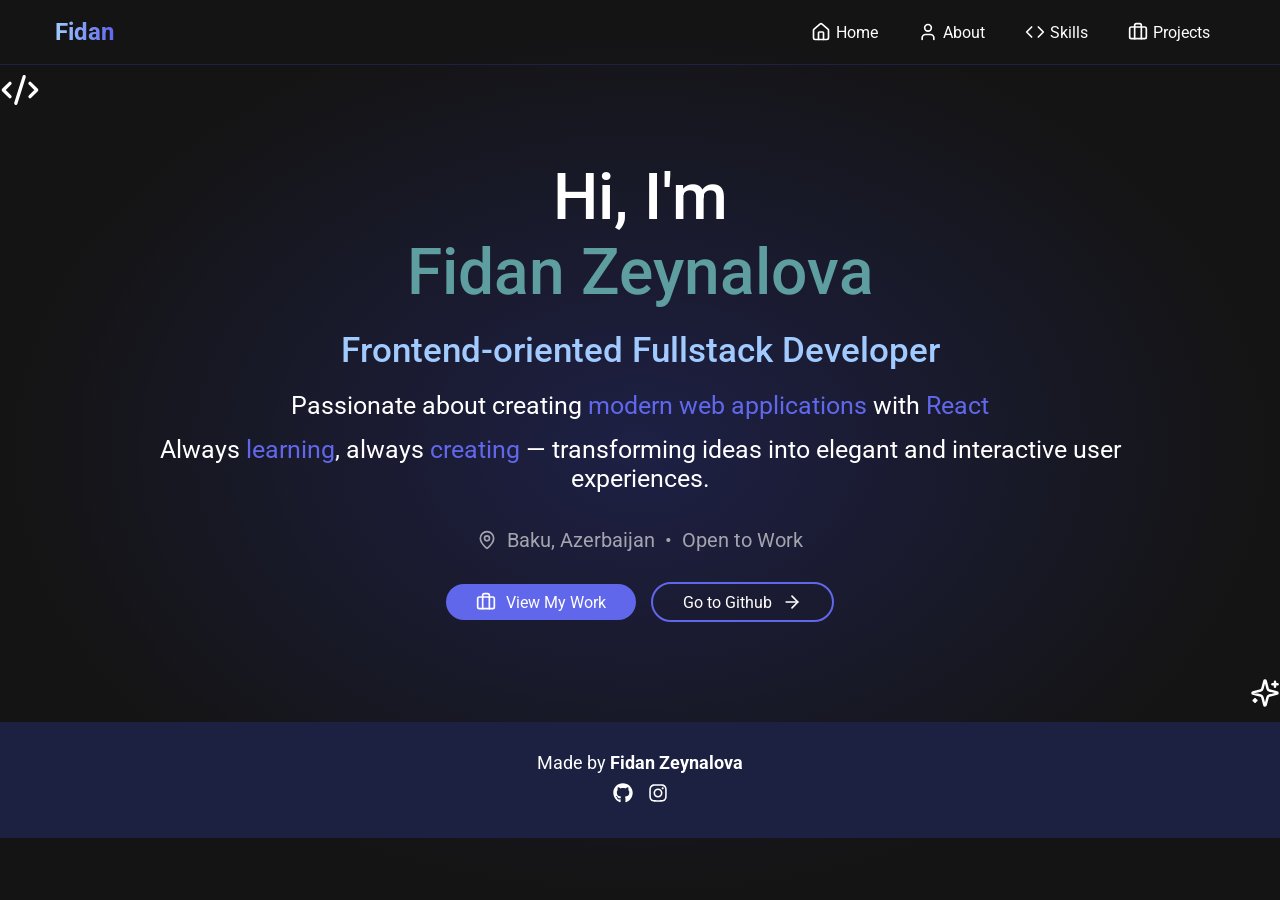
<file: Build Portfolio Site/tweets.html>
<!DOCTYPE html>
<html lang="en">

<head>
    <meta charset="UTF-8">
    <meta name="viewport" content="width=device-width, initial-scale=1.0">
    <title>Home</title>
    <link rel="stylesheet" href="./style.css">
    <script defer src="./behavior.js"></script>
</head>

<body>
    <!-- navbar -->
    <header>
        <div class="container">
            <div class="my-logo"><a href="./index.html">Fidan</a></div>
            <div>
                <ul class='menu'>
                    <!-- home -->
                    <li>
                        <svg xmlns="http://www.w3.org/2000/svg" width="20" height="20" viewBox="0 0 24 24" fill="none"
                            stroke="currentColor" stroke-width="2" stroke-linecap="round" stroke-linejoin="round"
                            class="lucide lucide-house h-4 w-4 mr-2">
                            <path d="M15 21v-8a1 1 0 0 0-1-1h-4a1 1 0 0 0-1 1v8"></path>
                            <path
                                d="M3 10a2 2 0 0 1 .709-1.528l7-5.999a2 2 0 0 1 2.582 0l7 5.999A2 2 0 0 1 21 10v9a2 2 0 0 1-2 2H5a2 2 0 0 1-2-2z">
                            </path>
                        </svg>
                        <a href="./tweets.html">Home</a>
                    </li>
                    <!-- about -->
                    <li>
                        <svg xmlns="http://www.w3.org/2000/svg" width="20" height="20" viewBox="0 0 24 24" fill="none"
                            stroke="currentColor" stroke-width="2" stroke-linecap="round" stroke-linejoin="round"
                            class="lucide lucide-user h-4 w-4 mr-2">
                            <path d="M19 21v-2a4 4 0 0 0-4-4H9a4 4 0 0 0-4 4v2"></path>
                            <circle cx="12" cy="7" r="4"></circle>
                        </svg>
                        <a href="./about.html">About</a>
                    </li>
                    <!-- skills -->
                    <li>
                        <svg xmlns="http://www.w3.org/2000/svg" width="20" height="20" viewBox="0 0 24 24" fill="none"
                            stroke="currentColor" stroke-width="2" stroke-linecap="round" stroke-linejoin="round"
                            class="lucide lucide-code h-4 w-4 mr-2">
                            <polyline points="16 18 22 12 16 6"></polyline>
                            <polyline points="8 6 2 12 8 18"></polyline>
                        </svg>
                        <a href="./skills.html">Skills</a>
                    </li>
                    <!-- projects -->
                    <li>
                        <svg xmlns="http://www.w3.org/2000/svg" width="20" height="20" viewBox="0 0 24 24" fill="none"
                            stroke="currentColor" stroke-width="2" stroke-linecap="round" stroke-linejoin="round"
                            class="lucide lucide-briefcase h-4 w-4 mr-2">
                            <path d="M16 20V4a2 2 0 0 0-2-2h-4a2 2 0 0 0-2 2v16"></path>
                            <rect width="20" height="14" x="2" y="6" rx="2"></rect>
                        </svg>
                        <a href="./projects.html">Projects</a>
                    </li>
                </ul>
                <div class="mobile-menu">
                    <div class="hamburger-icon">
                        <svg stroke="currentColor" fill="none" stroke-width="0" viewBox="0 0 15 15" height="1em"
                            width="1em" xmlns="http://www.w3.org/2000/svg">
                            <path fill-rule="evenodd" clip-rule="evenodd"
                                d="M1.5 3C1.22386 3 1 3.22386 1 3.5C1 3.77614 1.22386 4 1.5 4H13.5C13.7761 4 14 3.77614 14 3.5C14 3.22386 13.7761 3 13.5 3H1.5ZM1 7.5C1 7.22386 1.22386 7 1.5 7H13.5C13.7761 7 14 7.22386 14 7.5C14 7.77614 13.7761 8 13.5 8H1.5C1.22386 8 1 7.77614 1 7.5ZM1 11.5C1 11.2239 1.22386 11 1.5 11H13.5C13.7761 11 14 11.2239 14 11.5C14 11.7761 13.7761 12 13.5 12H1.5C1.22386 12 1 11.7761 1 11.5Z"
                                fill="currentColor"></path>
                        </svg>
                    </div>
                    <div class="hamburger-menu">
                        <ul>
                            <li>
                                <svg xmlns="http://www.w3.org/2000/svg" width="20" height="20" viewBox="0 0 24 24"
                                    fill="none" stroke="currentColor" stroke-width="2" stroke-linecap="round"
                                    stroke-linejoin="round" class="lucide lucide-house h-4 w-4 mr-2">
                                    <path d="M15 21v-8a1 1 0 0 0-1-1h-4a1 1 0 0 0-1 1v8"></path>
                                    <path
                                        d="M3 10a2 2 0 0 1 .709-1.528l7-5.999a2 2 0 0 1 2.582 0l7 5.999A2 2 0 0 1 21 10v9a2 2 0 0 1-2 2H5a2 2 0 0 1-2-2z">
                                    </path>
                                </svg>
                                <span id="home-nav">Home</span>
                            </li>
                            <li>
                                <svg xmlns="http://www.w3.org/2000/svg" width="20" height="20" viewBox="0 0 24 24"
                                    fill="none" stroke="currentColor" stroke-width="2" stroke-linecap="round"
                                    stroke-linejoin="round" class="lucide lucide-user h-4 w-4 mr-2">
                                    <path d="M19 21v-2a4 4 0 0 0-4-4H9a4 4 0 0 0-4 4v2"></path>
                                    <circle cx="12" cy="7" r="4"></circle>
                                </svg>
                                <span id="about-nav">About</span>
                            </li>
                            <li>
                                <svg xmlns="http://www.w3.org/2000/svg" width="20" height="20" viewBox="0 0 24 24"
                                    fill="none" stroke="currentColor" stroke-width="2" stroke-linecap="round"
                                    stroke-linejoin="round" class="lucide lucide-code h-4 w-4 mr-2">
                                    <polyline points="16 18 22 12 16 6"></polyline>
                                    <polyline points="8 6 2 12 8 18"></polyline>
                                </svg>
                                <span id="skills-nav">Skills</span>
                            </li>
                            <li>
                                <svg xmlns="http://www.w3.org/2000/svg" width="20" height="20" viewBox="0 0 24 24"
                                    fill="none" stroke="currentColor" stroke-width="2" stroke-linecap="round"
                                    stroke-linejoin="round" class="lucide lucide-briefcase h-4 w-4 mr-2">
                                    <path d="M16 20V4a2 2 0 0 0-2-2h-4a2 2 0 0 0-2 2v16"></path>
                                    <rect width="20" height="14" x="2" y="6" rx="2"></rect>
                                </svg>
                                <span id="projects-nav">Projects</span>
                            </li>
                        </ul>
                        <div class="x-button">
                            <svg stroke="currentColor" fill="currentColor" stroke-width="0" viewBox="0 0 512 512"
                                height="1em" width="1em" xmlns="http://www.w3.org/2000/svg">
                                <path
                                    d="M405 136.798L375.202 107 256 226.202 136.798 107 107 136.798 226.202 256 107 375.202 136.798 405 256 285.798 375.202 405 405 375.202 285.798 256z">
                                </path>
                            </svg>
                        </div>
                    </div>
                </div>
            </div>
        </div>
    </header>

    <!-- main -->
    <main>
        <article>
            <section id="home">
                <div class="home-container">
                    <div class="first-icon">
                        <svg xmlns="http://www.w3.org/2000/svg" width="40" height="40" viewBox="0 0 24 24" fill="none"
                            stroke="currentColor" stroke-width="2" stroke-linecap="round" stroke-linejoin="round"
                            class="lucide lucide-code-xml">
                            <path d="m18 16 4-4-4-4"></path>
                            <path d="m6 8-4 4 4 4"></path>
                            <path d="m14.5 4-5 16"></path>
                        </svg>
                    </div>
                    <div class="second-icon">
                        <svg xmlns="http://www.w3.org/2000/svg" width="30" height="30" viewBox="0 0 24 24" fill="none"
                            stroke="currentColor" stroke-width="2" stroke-linecap="round" stroke-linejoin="round"
                            class="lucide lucide-sparkles">
                            <path
                                d="M9.937 15.5A2 2 0 0 0 8.5 14.063l-6.135-1.582a.5.5 0 0 1 0-.962L8.5 9.936A2 2 0 0 0 9.937 8.5l1.582-6.135a.5.5 0 0 1 .963 0L14.063 8.5A2 2 0 0 0 15.5 9.937l6.135 1.581a.5.5 0 0 1 0 .964L15.5 14.063a2 2 0 0 0-1.437 1.437l-1.582 6.135a.5.5 0 0 1-.963 0z">
                            </path>
                            <path d="M20 3v4"></path>
                            <path d="M22 5h-4"></path>
                            <path d="M4 17v2"></path>
                            <path d="M5 18H3"></path>
                        </svg>
                    </div>
                    <!-- my name container -->
                    <div class="my-name-container slide-up">
                        <!-- my name -->
                        <div class="my-name">
                            <div>Hi, I'm</div>
                            <div><a href="./index.html" style="color: cadetblue;">Fidan Zeynalova</a></div>
                        </div>
                        <!-- changing word -->
                        <div class="word-box">
                            <span id="changing-word">Frontend-oriented Fullstack Developer</span>
                        </div>
                        <!-- my about -->
                        <div class="my-about">
                            <div>
                                Passionate about creating <span>modern web applications</span> with <span>React</span>
                            </div>
                            <div>
                                Always <span>learning</span>, always <span>creating</span> — transforming ideas into
                                elegant
                                and interactive user experiences.
                            </div>
                        </div>
                        <!-- my location -->
                        <div class="my-location">
                            <svg xmlns="http://www.w3.org/2000/svg" viewBox="0 0 24 24" fill="none"
                                stroke="currentColor" stroke-width="2" stroke-linecap="round" stroke-linejoin="round"
                                class="lucide lucide-map-pin w-4 h-4 mr-2">
                                <path
                                    d="M20 10c0 4.993-5.539 10.193-7.399 11.799a1 1 0 0 1-1.202 0C9.539 20.193 4 14.993 4 10a8 8 0 0 1 16 0">
                                </path>
                                <circle cx="12" cy="10" r="3"></circle>
                            </svg>
                            <span class="location">
                                <span>Baku, Azerbaijan</span>
                                <span class="dot">•</span>
                                <span>Open to Work</span>
                            </span>
                        </div>
                        <!-- buttons -->
                        <div class="buttons">
                            <a href="./projects.html">
                                <button class="view-work">
                                    <svg xmlns="http://www.w3.org/2000/svg" width="20" height="20" viewBox="0 0 24 24"
                                        fill="none" stroke="currentColor" stroke-width="2" stroke-linecap="round"
                                        stroke-linejoin="round" class="lucide lucide-briefcase h-4 w-4 mr-2">
                                        <path d="M16 20V4a2 2 0 0 0-2-2h-4a2 2 0 0 0-2 2v16"></path>
                                        <rect width="20" height="14" x="2" y="6" rx="2"></rect>
                                    </svg>
                                    <span>View My Work</span>
                                </button>
                            </a>
                            <a href="https://github.com/FidanZeynalova">
                                <button id="gotogithubBtn" class="go-to-github">
                                    <span>Go to Github</span>
                                    <svg xmlns="http://www.w3.org/2000/svg" width="20" height="20" viewBox="0 0 24 24"
                                        fill="none" stroke="currentColor" stroke-width="2" stroke-linecap="round"
                                        stroke-linejoin="round"
                                        class="lucide lucide-arrow-right w-5 h-5 ml-2 group-hover:translate-x-1 transition-transform">
                                        <path d="M5 12h14"></path>
                                        <path d="m12 5 7 7-7 7"></path>
                                    </svg>
                                </button>
                            </a>
                        </div>
                    </div>
                </div>
            </section>
        </article>
    </main>

    <!-- footer -->
    <footer>
        <div>
            Made by <strong>Fidan Zeynalova</strong>
        </div>
        <div class="social">
            <a href="https://github.com/FidanZeynalova" target="_blank">
                <svg stroke="currentColor" fill="currentColor" stroke-width="0" viewBox="0 0 496 512" height="1em"
                    width="1em" xmlns="http://www.w3.org/2000/svg">
                    <path id="github"
                        d="M165.9 397.4c0 2-2.3 3.6-5.2 3.6-3.3.3-5.6-1.3-5.6-3.6 0-2 2.3-3.6 5.2-3.6 3-.3 5.6 1.3 5.6 3.6zm-31.1-4.5c-.7 2 1.3 4.3 4.3 4.9 2.6 1 5.6 0 6.2-2s-1.3-4.3-4.3-5.2c-2.6-.7-5.5.3-6.2 2.3zm44.2-1.7c-2.9.7-4.9 2.6-4.6 4.9.3 2 2.9 3.3 5.9 2.6 2.9-.7 4.9-2.6 4.6-4.6-.3-1.9-3-3.2-5.9-2.9zM244.8 8C106.1 8 0 113.3 0 252c0 110.9 69.8 205.8 169.5 239.2 12.8 2.3 17.3-5.6 17.3-12.1 0-6.2-.3-40.4-.3-61.4 0 0-70 15-84.7-29.8 0 0-11.4-29.1-27.8-36.6 0 0-22.9-15.7 1.6-15.4 0 0 24.9 2 38.6 25.8 21.9 38.6 58.6 27.5 72.9 20.9 2.3-16 8.8-27.1 16-33.7-55.9-6.2-112.3-14.3-112.3-110.5 0-27.5 7.6-41.3 23.6-58.9-2.6-6.5-11.1-33.3 2.6-67.9 20.9-6.5 69 27 69 27 20-5.6 41.5-8.5 62.8-8.5s42.8 2.9 62.8 8.5c0 0 48.1-33.6 69-27 13.7 34.7 5.2 61.4 2.6 67.9 16 17.7 25.8 31.5 25.8 58.9 0 96.5-58.9 104.2-114.8 110.5 9.2 7.9 17 22.9 17 46.4 0 33.7-.3 75.4-.3 83.6 0 6.5 4.6 14.4 17.3 12.1C428.2 457.8 496 362.9 496 252 496 113.3 383.5 8 244.8 8zM97.2 352.9c-1.3 1-1 3.3.7 5.2 1.6 1.6 3.9 2.3 5.2 1 1.3-1 1-3.3-.7-5.2-1.6-1.6-3.9-2.3-5.2-1zm-10.8-8.1c-.7 1.3.3 2.9 2.3 3.9 1.6 1 3.6.7 4.3-.7.7-1.3-.3-2.9-2.3-3.9-2-.6-3.6-.3-4.3.7zm32.4 35.6c-1.6 1.3-1 4.3 1.3 6.2 2.3 2.3 5.2 2.6 6.5 1 1.3-1.3.7-4.3-1.3-6.2-2.2-2.3-5.2-2.6-6.5-1zm-11.4-14.7c-1.6 1-1.6 3.6 0 5.9 1.6 2.3 4.3 3.3 5.6 2.3 1.6-1.3 1.6-3.9 0-6.2-1.4-2.3-4-3.3-5.6-2z">
                    </path>
                </svg>
            </a>
            <a href="https://www.instagram.com/fidanzegnall/" target="_blank">
                <svg stroke="currentColor" fill="currentColor" stroke-width="0" viewBox="0 0 448 512" height="1em"
                    width="1em" xmlns="http://www.w3.org/2000/svg">
                    <path
                        d="M224.1 141c-63.6 0-114.9 51.3-114.9 114.9s51.3 114.9 114.9 114.9S339 319.5 339 255.9 287.7 141 224.1 141zm0 189.6c-41.1 0-74.7-33.5-74.7-74.7s33.5-74.7 74.7-74.7 74.7 33.5 74.7 74.7-33.6 74.7-74.7 74.7zm146.4-194.3c0 14.9-12 26.8-26.8 26.8-14.9 0-26.8-12-26.8-26.8s12-26.8 26.8-26.8 26.8 12 26.8 26.8zm76.1 27.2c-1.7-35.9-9.9-67.7-36.2-93.9-26.2-26.2-58-34.4-93.9-36.2-37-2.1-147.9-2.1-184.9 0-35.8 1.7-67.6 9.9-93.9 36.1s-34.4 58-36.2 93.9c-2.1 37-2.1 147.9 0 184.9 1.7 35.9 9.9 67.7 36.2 93.9s58 34.4 93.9 36.2c37 2.1 147.9 2.1 184.9 0 35.9-1.7 67.7-9.9 93.9-36.2 26.2-26.2 34.4-58 36.2-93.9 2.1-37 2.1-147.8 0-184.8zM398.8 388c-7.8 19.6-22.9 34.7-42.6 42.6-29.5 11.7-99.5 9-132.1 9s-102.7 2.6-132.1-9c-19.6-7.8-34.7-22.9-42.6-42.6-11.7-29.5-9-99.5-9-132.1s-2.6-102.7 9-132.1c7.8-19.6 22.9-34.7 42.6-42.6 29.5-11.7 99.5-9 132.1-9s102.7-2.6 132.1 9c19.6 7.8 34.7 22.9 42.6 42.6 11.7 29.5 9 99.5 9 132.1s2.7 102.7-9 132.1z">
                    </path>
                </svg>
            </a>
        </div>
    </footer>
</body>

</html>
</file>
<file: Build a calculator/assets/style.css>
* {
  margin: 0;
  padding: 0;
  box-sizing: border-box;
}
body {
  font-family: "Segoe UI", Tahoma, Geneva, Verdana, sans-serif;
  background-color: #e2e0e0;
}
.Calculator {
  width: 400px;
  margin: 100px auto;
  padding: 20px;
  border: 2px solid #000;
  border-radius: 10px;
  background-color: #000000e9;
  color: white;
}
#display {
  width: 100%;
  margin: 8px 0;
  font-size: 24px;
  text-align: right;
  padding: 10px;
  border: 1px solid #ccc;
  border-radius: 5px;
  background-color: #bdb9b94c;
  color: white;
}
#display:focus {
  outline: none;
  box-shadow: rgba(100, 100, 111, 0.2) 0px 7px 29px 0px;
}
.buttons {
  display: grid;
  grid-template-columns: repeat(4, 1fr);
  gap: 10px;
}
.button {
  display: flex;
  flex-direction: column;
  gap: 10px;
}
.button button {
  width: 100%;
  padding: 20px;
  font-size: 18px;
  border: none;
  border-radius: 5px;
  background-color: #ede2e2;
  cursor: pointer;
}
.button button:hover {
  background-color: #d0d0d0;
  box-shadow: rgba(149, 157, 165, 0.2) 0px 8px 24px;
}
.clear-btn {
  color: red !important;
}
.equals-btn {
  background-color: rgb(255, 128, 0) !important;
  color: aliceblue !important;
}
</file>
<file: Music Player/style.css>
* {
  margin: 0;
  padding: 0;
  box-sizing: border-box;
}

body {
  background: #0a0e27;
  display: flex;
  align-items: center;
  justify-content: center;
  margin: 0px auto;
  padding: 10px 0;
}

.player-container {
  background: linear-gradient(135deg, #121838 0%, #0a0e27 100%);
  border-radius: 24px;
  box-shadow: 0 25px 70px rgba(0, 0, 0, 0.6);
  width: 100%;
  max-width: 476px;
  padding: 25px;
  border: 1px solid rgba(30, 144, 255, 0.2);
}

.song-info {
  text-align: center;
  margin-bottom: 35px;
}

.album-art {
  width: 220px;
  height: 220px;
  background: linear-gradient(135deg, #1e90ff 0%, #4169e1 50%, #0066cc 100%);
  border-radius: 20px;
  margin: 0 auto 25px;
  display: flex;
  align-items: center;
  justify-content: center;
  font-size: 70px;
  box-shadow: 0 15px 40px rgba(30, 144, 255, 0.4);
  position: relative;
  overflow: hidden;
}

.album-art::before {
  content: "";
  position: absolute;
  top: -50%;
  left: -50%;
  width: 200%;
  height: 200%;
  background: linear-gradient(
    45deg,
    transparent,
    rgba(255, 255, 255, 0.1),
    transparent
  );
  animation: shine 3s infinite;
}

@keyframes shine {
  0% {
    transform: rotate(0deg) translate(-50%, -50%);
  }
  100% {
    transform: rotate(360deg) translate(-50%, -50%);
  }
}

.song-title {
  font-size: 26px;
  font-weight: bold;
  color: #ffffff;
  margin-bottom: 10px;
  text-shadow: 0 2px 10px rgba(30, 144, 255, 0.3);
}

.song-artist {
  font-size: 18px;
  color: #8892b0;
  margin-bottom: 8px;
}

.song-duration {
  font-size: 14px;
  color: #4a5568;
}

.progress-container {
  margin-bottom: 30px;
}

.progress-bar {
  width: 100%;
  height: 8px;
  background: rgba(30, 144, 255, 0.15);
  border-radius: 4px;
  cursor: pointer;
  position: relative;
  overflow: hidden;
  box-shadow: inset 0 2px 4px rgba(0, 0, 0, 0.3);
}

.progress {
  height: 100%;
  background: linear-gradient(90deg, #1e90ff 0%, #00bfff 100%);
  border-radius: 4px;
  width: 0%;
  transition: width 0.1s linear;
  box-shadow: 0 0 10px rgba(30, 144, 255, 0.6);
}

.time-info {
  display: flex;
  justify-content: space-between;
  margin-top: 10px;
  font-size: 13px;
  color: #8892b0;
  font-weight: 500;
}

.controls {
  display: flex;
  justify-content: center;
  align-items: center;
  gap: 25px;
  margin-bottom: 30px;
}

.control-btn {
  background: rgba(30, 144, 255, 0.1);
  border: 1px solid rgba(30, 144, 255, 0.3);
  font-size: 26px;
  cursor: pointer;
  padding: 12px;
  border-radius: 50%;
  transition: all 0.3s;
  color: #1e90ff;
  width: 50px;
  height: 50px;
  display: flex;
  align-items: center;
  justify-content: center;
}

.control-btn:hover {
  background: rgba(30, 144, 255, 0.2);
  transform: scale(1.1);
  box-shadow: 0 5px 20px rgba(30, 144, 255, 0.4);
}

.play-btn {
  background: linear-gradient(135deg, #1e90ff 0%, #4169e1 100%);
  color: white;
  font-size: 36px;
  padding: 18px;
  width: 70px;
  height: 70px;
  box-shadow: 0 8px 25px rgba(30, 144, 255, 0.5);
}

.play-btn:hover {
  background: linear-gradient(135deg, #4169e1 0%, #1e90ff 100%);
  transform: scale(1.15);
  box-shadow: 0 10px 30px rgba(30, 144, 255, 0.7);
}

.volume-container {
  display: flex;
  align-items: center;
  gap: 15px;
  margin-bottom: 30px;
  padding: 15px;
  background: rgba(30, 144, 255, 0.05);
  border-radius: 12px;
  border: 1px solid rgba(30, 144, 255, 0.1);
}

.volume-icon {
  font-size: 22px;
  color: #1e90ff;
}

.volume-slider {
  flex: 1;
  height: 6px;
  -webkit-appearance: none;
  appearance: none;
  background: rgba(30, 144, 255, 0.2);
  border-radius: 3px;
  outline: none;
}

.volume-slider::-webkit-slider-thumb {
  -webkit-appearance: none;
  appearance: none;
  width: 18px;
  height: 18px;
  background: linear-gradient(135deg, #1e90ff 0%, #00bfff 100%);
  border-radius: 50%;
  cursor: pointer;
  box-shadow: 0 3px 10px rgba(30, 144, 255, 0.5);
}

.volume-slider::-moz-range-thumb {
  width: 18px;
  height: 18px;
  background: linear-gradient(135deg, #1e90ff 0%, #00bfff 100%);
  border-radius: 50%;
  cursor: pointer;
  border: none;
  box-shadow: 0 3px 10px rgba(30, 144, 255, 0.5);
}

.playlist {
  max-height: 220px;
  overflow-y: auto;
  border-top: 1px solid rgba(30, 144, 255, 0.2);
  padding-top: 20px;
}

.playlist::-webkit-scrollbar {
  width: 8px;
}

.playlist-item {
  padding: 14px;
  cursor: pointer;
  border-radius: 10px;
  margin-bottom: 10px;
  transition: all 0.3s;
  display: flex;
  justify-content: space-between;
  align-items: center;
  background: rgba(30, 144, 255, 0.03);
  border: 1px solid transparent;
}

.playlist-item.active {
  background: linear-gradient(
    135deg,
    rgba(30, 144, 255, 0.3) 0%,
    rgba(65, 105, 225, 0.3) 100%
  );
  border: 1px solid rgba(30, 144, 255, 0.5);
  box-shadow: 0 5px 20px rgba(30, 144, 255, 0.3);
}

.playlist-item-title {
  font-weight: 600;
  font-size: 15px;
  margin-bottom: 5px;
  color: #e2e8f0;
}

.playlist-item-artist {
  font-size: 13px;
  color: #8892b0;
}

.playlist-item-duration {
  font-size: 13px;
  color: #4a5568;
  font-weight: 500;
}

.autoplay-container {
  display: flex;
  align-items: center;
  justify-content: center;
  gap: 12px;
  padding: 18px;
  border-top: 1px solid rgba(30, 144, 255, 0.2);
  margin-top: 20px;
  background: rgba(30, 144, 255, 0.03);
  border-radius: 12px;
}

.autoplay-label {
  font-size: 15px;
  color: #8892b0;
  font-weight: 500;
}

.toggle-switch {
  position: relative;
  width: 54px;
  height: 28px;
  background: rgba(30, 144, 255, 0.2);
  border-radius: 14px;
  cursor: pointer;
  transition: background 0.3s;
  border: 1px solid rgba(30, 144, 255, 0.3);
}

.toggle-switch.active {
  background: linear-gradient(135deg, #1e90ff 0%, #4169e1 100%);
  box-shadow: 0 5px 15px rgba(30, 144, 255, 0.4);
}

.toggle-slider {
  position: absolute;
  top: 3px;
  left: 3px;
  width: 22px;
  height: 22px;
  background: white;
  border-radius: 50%;
  transition: transform 0.3s;
  box-shadow: 0 3px 8px rgba(0, 0, 0, 0.3);
}

.toggle-switch.active .toggle-slider {
  transform: translateX(26px);
}
</file>
<file: Build Portfolio Site/style.css>
@import url("https://fonts.googleapis.com/css2?family=Roboto:ital,wght@0,100..900;1,100..900&display=swap");

* {
  padding: 0;
  margin: 0;
  background-color: transparent;
  border: none;
  box-sizing: border-box;
  font-family: "Roboto", sans-serif;
  list-style-type: none;
  color: #fff;
  text-decoration: none;
}

html,
body {
  height: 100%;
}

body {
  --from-color: #a1cbff;
  --to-color: #6067eb;
  --body-color: #1e2045;
  background: radial-gradient(var(--body-color), rgb(20, 20, 20) 70%);
}

.container {
  max-width: 1200px;
  padding: 15px;
  margin: 0 auto;
}

/* animation */
.animate-section,
.animate-section-translateLeft,
.animate-section-translateRight {
  opacity: 0;
  transition: opacity 0.6s ease-out, transform 1s ease-out;
}

.animate-section {
  transform: translateY(50px);
}

.animate-section-translateLeft {
  transform: translateX(-100px);
}

.animate-section-translateRight {
  transform: translateX(100px);
}

.animate-section.visible,
.animate-section-translateLeft.visible,
.animate-section-translateRight.visible {
  opacity: 1;
}

.animate-section.visible {
  transform: translateY(0);
}

.animate-section-translateLeft.visible {
  transform: translateX(0);
}

.animate-section-translateRight.visible {
  transform: translateX(0);
}

/* navbar */
header {
  z-index: 10;
  position: fixed;
  top: 0;
  left: 0;
  width: 100%;
  background-color: rgba(20, 20, 20, 0.5);
  border-bottom: 1px solid var(--body-color);

  .container {
    display: flex;
    justify-content: space-between;
    align-items: center;

    .my-logo {
      a {
        background-clip: text;
        background-image: linear-gradient(
          to right,
          var(--from-color),
          var(--to-color)
        );
        color: transparent;
        font-size: 24px;
        font-weight: bold;
      }
    }

    ul.menu {
      display: flex;
      justify-content: center;
      align-items: center;
      gap: 10px;

      li {
        cursor: pointer;
        display: flex;
        justify-content: center;
        align-items: flex-end;
        gap: 5px;
        transition: all 0.3s ease;
        padding: 7px 15px;
        border-radius: 10px;

        &:hover {
          background-color: rgba(80, 96, 101, 0.342);
        }
      }
    }

    .mobile-menu {
      display: none;
    }

    .hamburger-icon,
    .x-button {
      cursor: pointer;
      font-size: 20px;
      height: 35px;
      width: 35px;
      display: flex;
      align-items: center;
      justify-content: center;
      border-radius: 50%;
      transition: all 0.3s ease;

      &:hover {
        background-color: rgba(80, 96, 101, 0.342);
      }
    }

    .hamburger-menu {
      padding: 30px 0;
      position: absolute;
      top: 0;
      left: 0;
      width: 100%;
      transform: translateX(100%);
      transition: transform 1s ease;
      background-color: var(--body-color);
      z-index: 10;

      ul {
        display: flex;
        flex-direction: column;
        justify-content: center;
        align-items: center;
        gap: 10px;

        li {
          transition: all 0.3s ease;
          padding: 7px 15px;
          border-radius: 10px;
          cursor: pointer;
          display: flex;
          justify-content: center;
          align-items: flex-end;
          gap: 5px;

          &:hover {
            background-color: rgba(80, 96, 101, 0.342);
          }
        }
      }

      .x-button {
        position: absolute;
        top: 15px;
        right: 15px;
      }
    }

    .hamburger-menu.hamburger-menu-visible {
      transform: translateX(0%);
    }
  }
}

/* main section home */
#home {
  padding-top: 60px;

  .home-container {
    position: relative;
    max-width: 1400px;
    margin: 0 auto;
    padding: 100px 10px;

    .first-icon,
    .second-icon {
      position: absolute;

      svg {
        animation: rotateIcon 10s linear infinite;
        color: var(--to-color);
      }
    }

    .first-icon {
      top: 10px;
      left: 0;
    }

    .second-icon {
      bottom: 10px;
      right: 0;
    }

    .my-name-container {
      max-width: 1000px;
      padding: 0px 10px;
      margin: 0 auto;
      text-align: center;
      display: flex;
      align-items: center;
      justify-content: center;
      gap: 20px;
      flex-direction: column;

      .my-name {
        font-size: clamp(20px, 5vw, 70px);
        font-weight: 500;

        div:last-child {
          color: var(--to-color);
        }
      }

      .word-box {
        font-size: clamp(20px, 5vw, 35px);

        #changing-word {
          color: var(--from-color);
          animation: slideUp 2s ease forwards;
          font-weight: 500;
        }
      }

      .my-about {
        font-size: clamp(13px, 3vw, 25px);

        div {
          margin-bottom: 15px;

          span {
            color: var(--to-color);
          }
        }
      }

      .my-location {
        font-size: clamp(10px, 5vw, 20px);
        display: flex;
        align-items: center;
        justify-content: center;
        gap: 10px;

        svg {
          height: clamp(10px, 5vw, 20px);
          width: clamp(10px, 5vw, 20px);
        }

        svg,
        .location {
          opacity: 0.6;
        }

        .dot {
          margin: 0px 5px;
        }

        .location span {
          font-size: clamp(10px, 5vw, 20px);
        }
      }

      .buttons {
        margin-top: 10px;
        display: flex;
        justify-content: center;
        align-items: center;
        gap: 15px;

        button {
          cursor: pointer;
          font-size: clamp(10px, 5vw, 16px);
          padding: 8px 30px;
          display: flex;
          justify-content: center;
          align-items: center;
          gap: 10px;
          border-radius: 30px;
          transition: all 0.3s ease;

          &:hover {
            transform: scale(1.1);
            box-shadow: 0 8px 16px 0 var(--body-color),
              0 6px 20px 0 var(--body-color);
          }
        }

        .view-work {
          background-color: var(--to-color);

          &:hover {
            transform: scale(1.1);
            box-shadow: 0 8px 16px 0 var(--body-color),
              0 6px 20px 0 var(--body-color);
          }
        }

        .go-to-github {
          border: 2px solid var(--to-color);
        }
      }
    }
  }
}

/* main section about */
#about {
  padding-top: 60px;

  .about-title {
    text-align: center;

    h2 {
      font-size: clamp(20px, 5vw, 45px);
      margin-bottom: 40px;

      span {
        background-clip: text;
        background-image: linear-gradient(
          to right,
          var(--from-color),
          var(--to-color)
        );
        color: transparent;
        position: relative;

        &::after {
          content: "";
          position: absolute;
          bottom: -20px;
          left: 50%;
          transform: translateX(-50%);
          width: 50%;
          height: 2px;
          border-radius: 50%;
          background-color: var(--to-color);
        }
      }
    }

    div {
      opacity: 0.6;
      font-size: clamp(14px, 5vw, 20px);
    }
  }

  .about-grid {
    margin-top: 50px;
    display: grid;
    grid-template-columns: 2fr 1fr;
    gap: 20px;

    .about-me {
      border: 1px solid var(--body-color);
      background-color: rgb(40, 41, 63, 0.5);
      border-radius: 10px;
      padding: 20px;

      h2 {
        font-size: clamp(18px, 5vw, 30px);
        margin-bottom: 15px;

        span:last-child {
          color: var(--to-color);
        }
      }

      .looking-for {
        margin: 25px 0;
        padding: 15px;
        background-color: rgba(51, 54, 116, 0.4);
        border: 1px solid rgba(51, 54, 116);
        border-radius: 10px;
        display: flex;
        justify-content: start;
        align-items: start;
        gap: 15px;

        .desc {
          display: flex;
          justify-content: start;
          align-items: start;
          flex-direction: column;
          gap: 5px;

          span {
            font-weight: 300;
            font-size: 15px;
          }

          .looking-for-title {
            font-weight: 400;
            font-size: 19px;
            font-size: clamp(16px, 5vw, 19px);
            color: rgb(108, 211, 255);
          }
        }
      }

      .line {
        height: 1px;
        width: 100%;
        background-color: var(--from-color);
        margin: 20px 0;
      }

      .my-location {
        display: flex;
        justify-content: space-between;
        align-items: center;

        .location,
        .available,
        .openwork {
          gap: 10px;
          display: flex;
          justify-content: center;
          align-items: center;
        }

        .location svg {
          height: 20px;
          width: 20px;

          path,
          circle {
            color: rgb(69, 168, 255);
            animation: opacityChange 2s ease-in-out infinite alternate;
          }
        }

        .available .dot {
          font-size: 30px;
          color: #4db33d;
          animation: opacityChange 2s ease-in-out infinite alternate;
        }

        .openwork svg path,
        rect {
          color: rgb(69, 168, 255);
          animation: opacityChange 2s ease-in-out infinite alternate;
        }
      }
    }

    .about-education {
      .certificates {
        margin-top: 20px;
      }

      .education {
        border: 1px solid var(--body-color);
        background-color: rgb(40, 41, 63, 0.5);
        border-radius: 10px;
        padding: 15px;

        h3 {
          font-size: clamp(16px, 5vw, 25px);
          display: flex;
          justify-content: start;
          align-items: center;
          gap: 10px;
          margin-bottom: 10px;

          svg path {
            fill: #00758f;
          }
        }

        .edu-box {
          margin: 10px 0;
          padding: 10px;
          border-radius: 10px;
          background-color: rgba(56, 57, 78, 0.5);

          .uni {
            opacity: 0.7;
            font-size: 13px;
            margin-top: 5px;
          }
        }
      }
    }
  }
}

/* main section skills */
#skills {
  padding-top: 60px;

  .skills-title {
    text-align: center;

    h2 {
      font-size: clamp(20px, 5vw, 40px);
      margin-bottom: 10px;
    }

    div {
      opacity: 0.6;
      font-size: clamp(14px, 5vw, 20px);
    }
  }

  .skills-grid {
    margin-top: 30px;
    display: grid;
    grid-template-columns: repeat(5, 1fr);
    gap: 25px;

    .skill-box {
      padding: 20px;
      background-color: rgb(40, 41, 63, 0.5);
      border-radius: 15px;
      display: flex;
      align-items: center;
      justify-content: center;
      gap: 10px;
      flex-direction: column;
      transition: all 0.3s ease;

      &:hover {
        transform: translateY(-15px);
        border: 1px solid rgba(83, 185, 244, 0.2);
        box-shadow: 0 8px 16px 0 rgba(83, 185, 244, 0.2),
          0 6px 20px 0 rgba(83, 185, 244, 0.2);
        background-color: rgb(40, 41, 63);

        .skill-name::after {
          width: 100%;
        }
      }

      .skill-icon {
        font-size: 40px;
        animation: flyingIcon 3s ease-in-out infinite alternate;

        svg {
          width: 1em;
          height: 1em;
          display: inline-block;
          vertical-align: middle;

          #react {
            fill: aqua;
          }

          #javascript {
            fill: yellow;
          }
          #nodejs {
            fill: #68a063;
          }

          #mongodb {
            fill: #4db33d;
          }

          #mysql {
            fill: #00758f;
          }

          #expressjs {
            fill: #fff;
          }

          #html {
            fill: #e34c26;
          }

          #css {
            fill: #2965f1;
          }

          #git {
            fill: #f1502f;
          }

          #github {
            fill: #fff;
          }

          #tailwind {
            fill: #08afc3;
          }

          #bootstrap {
            fill: #563d7c;
          }

          #materialui {
            fill: #0288d1;
          }

          #antdesign {
            fill: #1668dc;
          }

          #redux {
            fill: #7b5ea7;
          }
        }
      }

      .skill-name {
        padding-bottom: 5px;
        width: 100%;
        text-align: center;
        position: relative;
        transition: all 0.5s ease;

        &::after {
          content: "";
          position: absolute;
          height: 2px;
          border-radius: 5px;
          background-color: aqua;
          bottom: -5px;
          left: 0;
          width: 0;
          left: 50%;
          transform: translateX(-50%);
          transition: width 0.4s ease;
        }
      }
    }
  }

  .skills-core {
    background-color: rgb(40, 41, 63, 0.5);
    border-radius: 15px;
    margin-top: 40px;
    padding: 30px 15px;
    position: relative;

    .core-title {
      text-align: center;
      display: flex;
      justify-content: center;
      align-items: center;
      gap: 10px;
      font-size: 25px;
      font-weight: bold;

      svg path,
      rect {
        color: var(--to-color);
        animation: opacityChange 2s ease-in-out infinite alternate;
      }
    }

    .core-boxes {
      margin-top: 20px;
      display: flex;
      flex-wrap: wrap;
      gap: 15px;
      justify-content: center;
      align-items: center;

      .skill-box {
        cursor: pointer;
        padding: 15px 20px;
        background-color: rgba(69, 71, 96, 0.5);
        border-radius: 10px;
        display: flex;
        align-items: center;
        justify-content: center;
        gap: 10px;
        transition: all 0.3s ease;

        &:hover {
          transform: scale(1.1);
          box-shadow: 0 8px 16px 0 rgba(83, 185, 244, 0.2),
            0 6px 20px 0 rgba(83, 185, 244, 0.2);
        }

        &.react:hover {
          background-color: aqua;
        }

        &.javascript:hover {
          background-color: yellow;
        }
        &.nodejs:hover {
          background-color: #68a063;
        }

        &.mongodb:hover {
          background-color: #4db33d;
        }

        &.git:hover {
          background-color: #f1502f;
        }

        &.tailwind:hover {
          background-color: #08afc3;
        }

        &.bootstrap:hover {
          background-color: #563d7c;
        }

        &.redux:hover {
          background-color: #7b5ea7;
        }

        &.vercel:hover {
          background-color: #000;
        }
      }
    }

    .core-lamp {
      animation: opacityChange 2s ease-in-out infinite alternate;
      border-radius: 50%;
      position: absolute;
      z-index: -10;
    }

    .core-lamp-1 {
      height: 60px;
      width: 60px;
      background-color: #68a063;
      bottom: 15%;
      left: 10%;
    }

    .core-lamp-2 {
      height: 30px;
      width: 30px;
      background-color: #a6b977;
      bottom: 10%;
      left: 30%;
    }

    .core-lamp-3 {
      height: 40px;
      width: 40px;
      background-color: #7061aa;
      bottom: 25%;
      right: 30%;
    }

    .core-lamp-4 {
      height: 80px;
      width: 80px;
      background-color: #61a1aa;
      top: 25%;
      right: 10%;
    }
  }
}

/* main section projects */
#projects {
  padding-top: 60px;

  .projects-title {
    text-align: center;

    h2 {
      font-size: clamp(20px, 5vw, 45px);
      margin-bottom: 40px;

      span {
        background-clip: text;
        background-image: linear-gradient(
          to right,
          var(--from-color),
          var(--to-color)
        );
        color: transparent;
        position: relative;

        &::after {
          content: "";
          position: absolute;
          bottom: -20px;
          left: 50%;
          transform: translateX(-50%);
          width: 50%;
          height: 2px;
          border-radius: 50%;
          background-color: var(--to-color);
        }
      }
    }

    div {
      opacity: 0.6;
      font-size: clamp(14px, 5vw, 20px);
    }
  }

  .projects-grid {
    margin: 30px 0;
    display: grid;
    grid-template-columns: repeat(2, 1fr);
    gap: 20px;

    .project-box {
      overflow: hidden;
      transition: all 0.3s ease;
      border-radius: 10px;
      border: 1px solid var(--from-color);

      &:hover {
        border: 1px solid var(--to-color);

        .project-img img {
          transform: scale(1.1);
        }
      }

      .project-img {
        width: 100%;
        height: 250px;
        overflow: hidden;

        img {
          object-fit: cover;
          width: 100%;
          height: 100%;
          transition: all 0.3s ease;
          border-radius: 10px 10px 0 0;
        }
      }

      .project-desc {
        display: flex;
        gap: 15px;
        flex-direction: column;
        justify-content: space-around;
        padding: 15px;

        .title {
          font-size: clamp(16px, 5vw, 25px);
        }

        .desc {
          opacity: 0.7;
          font-size: clamp(14px, 5vw, 18px);
        }

        .buttons {
          display: flex;
          gap: 20px;

          a {
            width: 100%;
          }

          button {
            cursor: pointer;
            border-radius: 10px;
            padding: 5px;
            width: 100%;
            display: flex;
            align-items: center;
            justify-content: center;
            gap: 5px;
            font-size: clamp(14px, 5vw, 16px);
          }

          .livedemo {
            transition: all 0.3s ease;
            background-color: var(--to-color);

            &:hover {
              opacity: 0.8;
            }
          }

          .sourcecode {
            border: 1px solid var(--from-color);
            transition: all 0.3s ease;

            &:hover {
              background-color: rgba(45, 43, 43, 0.5);
            }
          }
        }
      }
    }
  }
}

/* footer */
footer {
  text-align: center;
  padding: 30px 10px;
  background-color: rgb(28, 33, 66);
  font-size: 18px;
  display: flex;
  align-items: center;
  justify-content: center;
  gap: 10px;
  flex-direction: column;

  a.holberton {
    color: var(--from-color);
    transition: all 0.3s ease;
    position: relative;

    &::after {
      content: "";
      position: absolute;
      height: 2px;
      border-radius: 5px;
      background-color: aqua;
      bottom: -5px;
      left: 0;
      width: 0;
      left: 50%;
      transform: translateX(-50%);
      transition: width 0.4s ease;
    }

    &:hover {
      &::after {
        width: 100%;
      }

      font-weight: 600;
      color: aqua;
    }
  }

  .social {
    a {
      font-size: 20px;
      margin: 0 5px;
      transition: all 0.3s ease;

      &:hover {
        font-size: 25px;
      }
    }
  }
}

/* home section icon rotate animation */
@keyframes rotateIcon {
  from {
    transform: rotate(0deg);
  }

  to {
    transform: rotate(360deg);
  }
}

/* home section word changing animation */
@keyframes slideUp {
  from {
    transform: translateY(100%);
    opacity: 0;
  }

  to {
    transform: translateY(0%);
    opacity: 1;
  }
}

/* slide up animation for sections */
.slide-up {
  opacity: 0;
  transform: translateY(50px);
  animation: slideUpSection 1s forwards;
  animation-delay: 0.5s;
}

@keyframes slideUpSection {
  to {
    opacity: 1;
    transform: translateY(0);
  }
}

/* skills section flying icon */
@keyframes flyingIcon {
  from {
    transform: translateY(-7px);
  }

  to {
    transform: translateY(7px);
  }
}

/* skills core icon opacity change */
@keyframes opacityChange {
  from {
    opacity: 0.3;
  }

  to {
    opacity: 1;
  }
}

/* responsive design */
/* 0 - 576px */
@media (max-width: 576px) {
  header {
    ul.menu {
      display: none !important;
    }

    .mobile-menu {
      display: block !important;
    }
  }

  #home {
    .buttons {
      flex-direction: column;
    }
  }

  #about {
    .about-grid {
      grid-template-columns: repeat(1, 1fr);
    }

    .my-location {
      flex-direction: column;
      align-items: start !important;
    }

    .looking-for .svg {
      display: none !important;
    }
  }

  #skills {
    .skills-grid {
      grid-template-columns: repeat(2, 1fr);
      gap: 15px;

      .skill-box {
        padding: 15px;
      }
    }
  }

  #projects {
    .projects-grid {
      grid-template-columns: repeat(1, 1fr);
    }

    .buttons {
      flex-direction: column !important;
    }
  }
}

/* 576px - 768px */
@media (min-width: 576px) and (max-width: 768px) {
  #about {
    .about-grid {
      grid-template-columns: repeat(1, 1fr);
    }

    .my-location {
      flex-direction: column;
      align-items: start !important;
    }
  }

  #skills {
    .skills-grid {
      grid-template-columns: repeat(3, 1fr);
    }
  }

  #projects {
    .projects-grid {
      grid-template-columns: repeat(1, 1fr);
    }
  }
}

/* 768px - 992px */
@media (min-width: 768px) and (max-width: 992px) {
  #about {
    .about-grid {
      grid-template-columns: repeat(1, 1fr);
    }
  }

  #skills {
    .skills-grid {
      grid-template-columns: repeat(4, 1fr);
    }
  }

  #projects {
    .projects-grid {
      grid-template-columns: repeat(1, 1fr);
    }
  }
}
</file>
